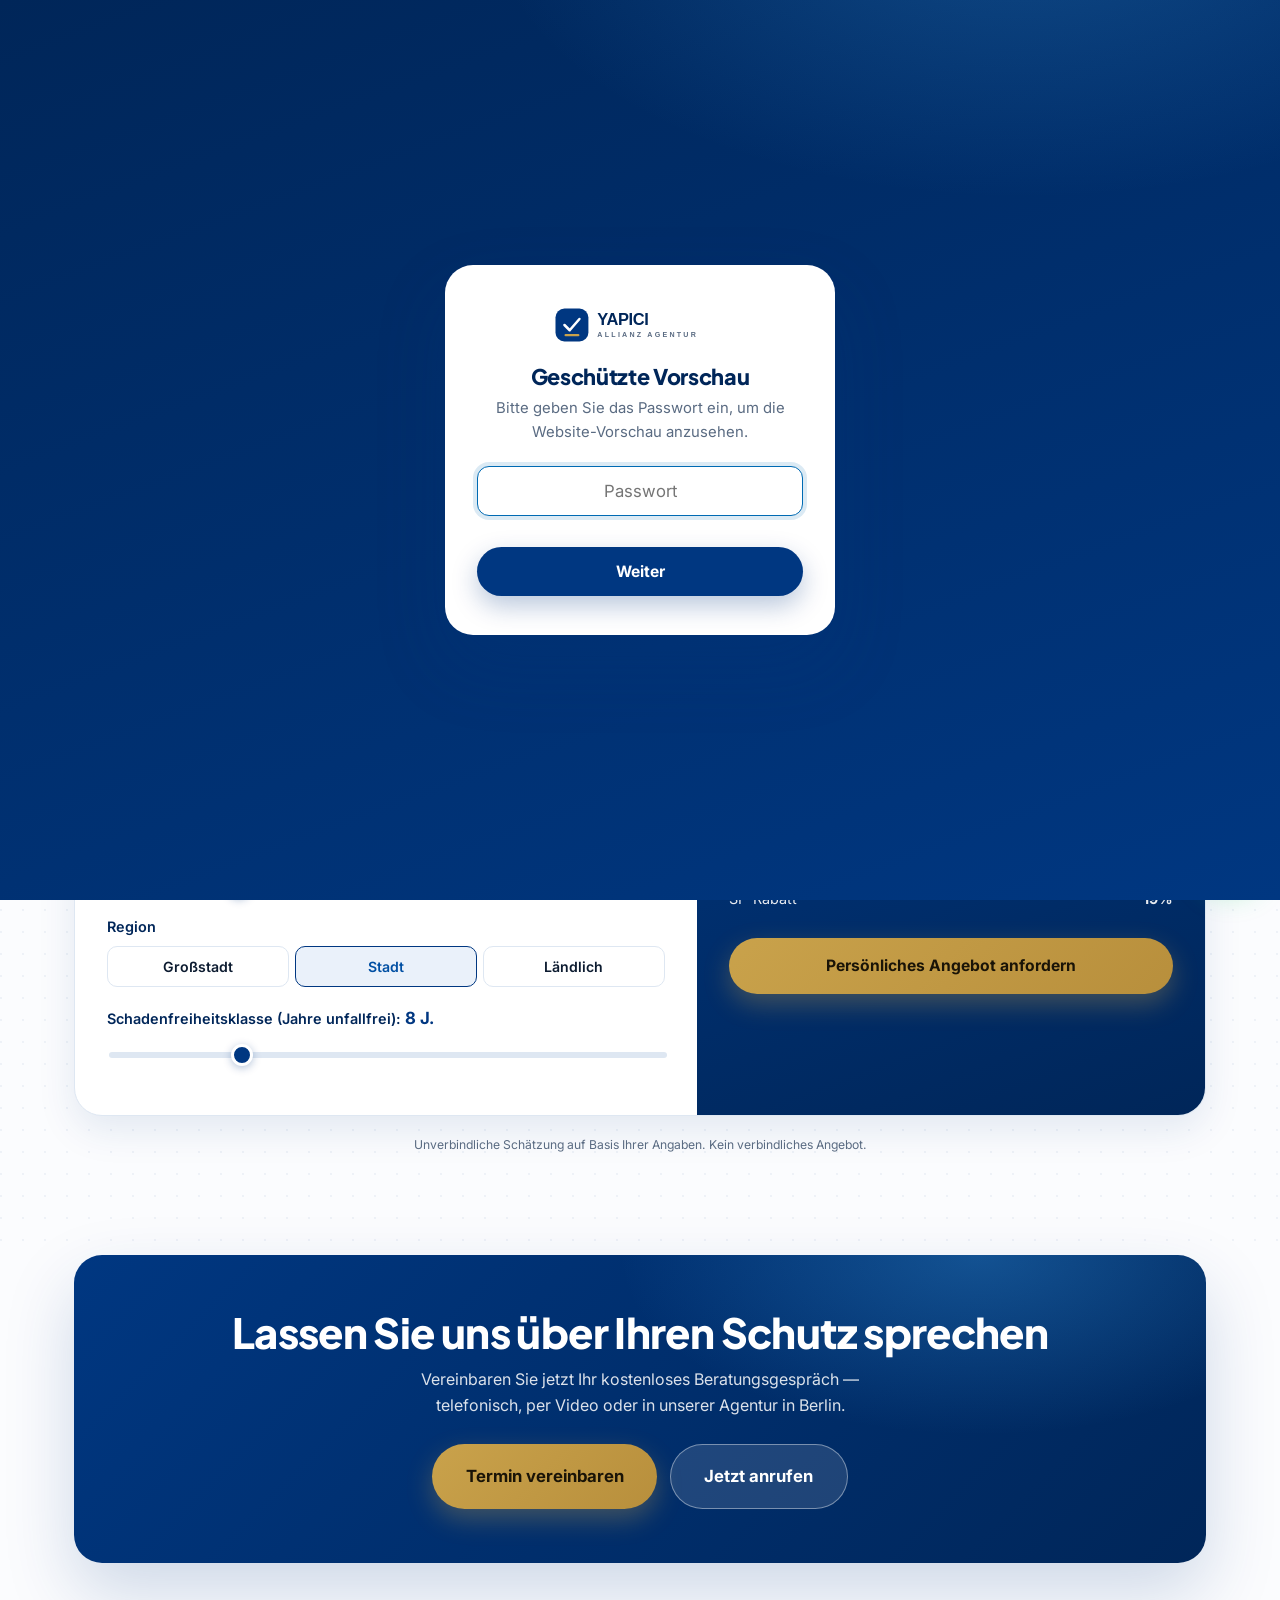
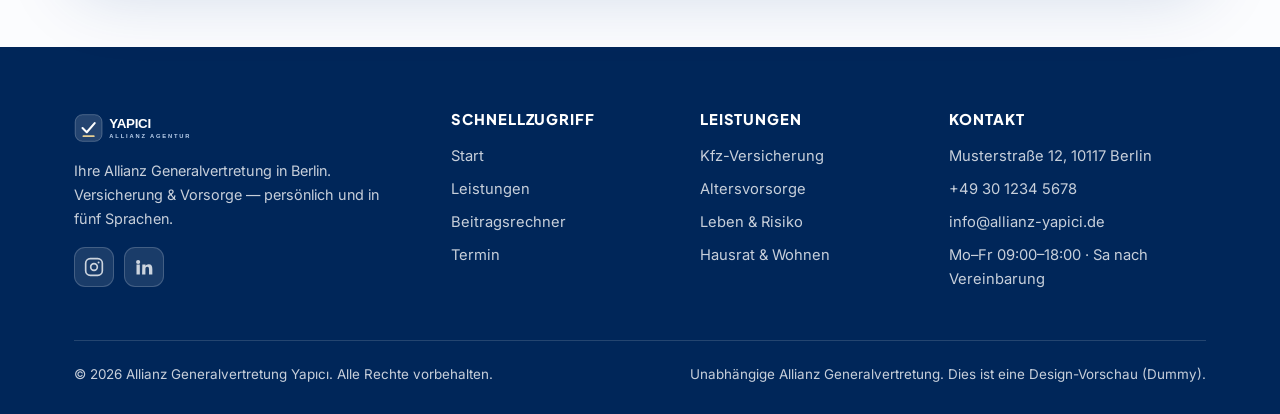
<file: rechner.html>
<!DOCTYPE html>
<html lang="de" dir="ltr">
<head>
<meta charset="UTF-8">
<meta name="viewport" content="width=device-width, initial-scale=1">
<title>Beitragsrechner — Allianz Agentur Yapıcı</title>
<link rel="icon" href="favicon.svg" type="image/svg+xml">
<link rel="stylesheet" href="styles.css">
</head>
<body>

<!-- HEADER -->
<header class="header">
  <nav class="nav container">
    <a class="brand" href="index.html"><img src="logo.svg" alt="Yapıcı Allianz"></a>
    <div class="nav__links" id="navLinks">
      <a href="index.html" data-i18n="nav.home"></a>
      <div class="nav__drop">
        <a href="leistungen.html" class="nav__droptoggle" data-i18n="nav.services"></a>
        <div class="nav__menu">
          <a href="kfz.html" data-i18n="svc.kfz.t"></a>
          <a href="haftpflicht.html" data-i18n="svc.haft.t"></a>
          <a href="leben.html" data-i18n="svc.leben.t"></a>
          <a href="hausrat.html" data-i18n="svc.hausrat.t"></a>
          <a href="kranken.html" data-i18n="svc.kranken.t"></a>
          <a href="altersvorsorge.html" data-i18n="svc.vorsorge.t"></a>
          <a href="rechtsschutz.html" data-i18n="svc.recht.t"></a>
          <a href="gewerbe.html" data-i18n="svc.gewerbe.t"></a>
        </div>
      </div>
      <a href="rechner.html" data-i18n="nav.calc"></a>
      <a href="ueber-uns.html" data-i18n="nav.about"></a>
      <a href="termin.html" data-i18n="nav.book"></a>
      <a href="kontakt.html" data-i18n="nav.contact"></a>
      <div class="nav__mobileextra">
        <div class="nav__sep"></div>
        <a class="nav__contact" data-href="tel"><svg width="18" height="18" viewBox="0 0 24 24" fill="none" stroke="currentColor" stroke-width="2" stroke-linecap="round" stroke-linejoin="round"><path d="M22 16.92v3a2 2 0 01-2.18 2 19.79 19.79 0 01-8.63-3.07 19.5 19.5 0 01-6-6 19.79 19.79 0 01-3.07-8.67A2 2 0 014.11 2h3a2 2 0 012 1.72c.13.96.36 1.9.7 2.81a2 2 0 01-.45 2.11L8.09 9.91a16 16 0 006 6l1.27-1.27a2 2 0 012.11-.45c.9.34 1.85.57 2.81.7A2 2 0 0122 16.92z"/></svg> <span data-bind="phone"></span></a>
        <a class="nav__contact" data-href="mail"><svg width="18" height="18" viewBox="0 0 24 24" fill="none" stroke="currentColor" stroke-width="2" stroke-linecap="round" stroke-linejoin="round"><rect x="2" y="4" width="20" height="16" rx="2"/><path d="M22 6l-10 7L2 6"/></svg> <span data-bind="email"></span></a>
        <div class="nav__social">
          <a data-href="instagram" target="_blank" rel="noopener" aria-label="Instagram"><svg width="20" height="20" viewBox="0 0 24 24" fill="none" stroke="currentColor" stroke-width="2" stroke-linecap="round" stroke-linejoin="round"><rect x="2" y="2" width="20" height="20" rx="5.5"/><circle cx="12" cy="12" r="4"/><circle cx="17.5" cy="6.5" r="1.2" fill="currentColor" stroke="none"/></svg></a>
          <a data-href="linkedin" target="_blank" rel="noopener" aria-label="LinkedIn"><svg width="20" height="20" viewBox="0 0 24 24" fill="currentColor"><path d="M4.98 3.5a2.5 2.5 0 11-.02 5 2.5 2.5 0 01.02-5zM3 9h4v12H3zM10 9h3.8v1.7h.05c.53-1 1.83-2.05 3.77-2.05C21 8.65 22 11 22 14.3V21h-4v-6c0-1.43-.03-3.27-2-3.27-2 0-2.3 1.56-2.3 3.17V21h-4z"/></svg></a>
        </div>
        <a class="btn btn--primary btn--block" href="termin.html" style="margin-top:.6rem" data-i18n="nav.cta"></a>
      </div>
    </div>
    <div class="nav__right">
      <div class="lang">
        <button class="lang__btn" aria-label="Language"><span class="flag">🇩🇪</span><span class="lang__cur">DE</span> ▾</button>
        <div class="lang__menu"></div>
      </div>
      <a class="btn btn--primary nav__cta" href="termin.html" data-i18n="nav.cta"></a>
      <button class="burger" aria-label="Menu"><span></span><span></span><span></span></button>
    </div>
  </nav>
</header>

<!-- PAGE HERO -->
<section class="phero phero--img" style="background-image:linear-gradient(160deg,rgba(7,30,74,.86),rgba(0,55,129,.70)),url('https://images.unsplash.com/photo-1467269204594-9661b134dd2b?ixlib=rb-4.0.3&auto=format&fit=crop&w=1700&q=80');background-size:cover;background-position:center">
  <div class="container">
    <div class="crumbs"><a href="index.html" data-i18n="nav.home"></a> · <span data-i18n="nav.calc"></span></div>
    <h1 data-i18n="p.calc.t"></h1>
    <p data-i18n="p.calc.s"></p>
  </div>
</section>

<!-- CALCULATOR -->
<section class="sec sec--pattern">
  <div class="container">
    <div class="calc reveal">
      <div class="calc__tabs">
        <button class="calc__tab active" data-tab="kfz"><svg width="18" height="18" viewBox="0 0 24 24" fill="none" stroke="currentColor" stroke-width="2" stroke-linecap="round" stroke-linejoin="round"><path d="M5 13l1.6-5.2A2 2 0 018.5 6.4h7A2 2 0 0117.4 7.8L19 13"/><path d="M3 13h18v5H3z"/><circle cx="7.5" cy="18" r="1.6"/><circle cx="16.5" cy="18" r="1.6"/></svg><span data-i18n="calc.tab.kfz"></span></button>
        <button class="calc__tab" data-tab="vorsorge"><svg width="18" height="18" viewBox="0 0 24 24" fill="none" stroke="currentColor" stroke-width="2" stroke-linecap="round" stroke-linejoin="round"><polyline points="3 17 9 11 13 15 21 7"/><polyline points="15 7 21 7 21 13"/></svg><span data-i18n="calc.tab.vorsorge"></span></button>
        <button class="calc__tab" data-tab="multi"><svg width="18" height="18" viewBox="0 0 24 24" fill="none" stroke="currentColor" stroke-width="2" stroke-linecap="round" stroke-linejoin="round"><path d="M9 11l3 3L22 4"/><path d="M21 12v7a2 2 0 01-2 2H5a2 2 0 01-2-2V5a2 2 0 012-2h11"/></svg><span data-i18n="calc.tab.multi"></span></button>
        <button class="calc__tab" data-tab="leben"><svg width="18" height="18" viewBox="0 0 24 24" fill="none" stroke="currentColor" stroke-width="2" stroke-linecap="round" stroke-linejoin="round"><path d="M20.8 4.6a5.5 5.5 0 00-7.8 0L12 5.7l-1-1.1a5.5 5.5 0 10-7.8 7.8L12 21l8.8-8.6a5.5 5.5 0 000-7.8z"/></svg><span data-i18n="calc.tab.leben"></span></button>
      </div>

      <!-- KFZ -->
      <div class="calc__pane active" data-pane="kfz">
        <div class="calc__body">
          <div class="calc__inputs">
            <div class="field">
              <label data-i18n="ck.vehicle"></label>
              <div class="seg" id="k-vehicle">
                <button data-val="small" data-i18n="ck.v.small"></button>
                <button data-val="mid" class="sel" data-i18n="ck.v.mid"></button>
                <button data-val="suv" data-i18n="ck.v.suv"></button>
                <button data-val="lux" data-i18n="ck.v.lux"></button>
              </div>
            </div>
            <div class="field">
              <label data-i18n="ck.cover"></label>
              <div class="seg" id="k-cover">
                <button data-val="haft" class="sel" data-i18n="ck.c.haft"></button>
                <button data-val="teil" data-i18n="ck.c.teil"></button>
                <button data-val="voll" data-i18n="ck.c.voll"></button>
              </div>
            </div>
            <div class="field">
              <label><span data-i18n="ck.age"></span>: <span class="range-val" id="k-age-v">35</span></label>
              <input class="range" type="range" id="k-age" min="18" max="80" value="35">
            </div>
            <div class="field">
              <label><span data-i18n="ck.km"></span>: <span class="range-val" id="k-km-v"></span></label>
              <input class="range" type="range" id="k-km" min="5000" max="50000" step="1000" value="15000">
            </div>
            <div class="field">
              <label data-i18n="ck.region"></label>
              <div class="seg" id="k-region">
                <button data-val="city" data-i18n="ck.r.city"></button>
                <button data-val="town" class="sel" data-i18n="ck.r.town"></button>
                <button data-val="rural" data-i18n="ck.r.rural"></button>
              </div>
            </div>
            <div class="field">
              <label><span data-i18n="ck.sfr"></span>: <span class="range-val" id="k-sfr-v">8</span></label>
              <input class="range" type="range" id="k-sfr" min="0" max="35" value="8">
            </div>
          </div>
          <div class="calc__result">
            <div class="lab" data-i18n="calc.result"></div>
            <div class="calc__big"><span id="k-amount">—</span> <small data-i18n="calc.permonth"></small></div>
            <div class="calc__bd">
              <div class="row"><span data-i18n="ck.bd.base"></span><b id="k-bd-base">—</b></div>
              <div class="row"><span data-i18n="ck.bd.cover"></span><b id="k-bd-cover">—</b></div>
              <div class="row"><span data-i18n="ck.bd.region"></span><b id="k-bd-region">—</b></div>
              <div class="row"><span data-i18n="ck.bd.sfr"></span><b id="k-bd-sfr">—</b></div>
            </div>
            <a class="btn btn--gold btn--block" href="termin.html" style="margin-top:1.4rem" data-i18n="calc.cta"></a>
          </div>
        </div>
      </div>

      <!-- VORSORGE -->
      <div class="calc__pane" data-pane="vorsorge">
        <div class="calc__body">
          <div class="calc__inputs">
            <div class="field">
              <label><span data-i18n="cv.age"></span>: <span class="range-val" id="v-age-v">35</span></label>
              <input class="range" type="range" id="v-age" min="18" max="63" value="35">
            </div>
            <div class="field">
              <label><span data-i18n="cv.retire"></span>: <span class="range-val" id="v-retire-v">67</span></label>
              <input class="range" type="range" id="v-retire" min="60" max="70" value="67">
            </div>
            <div class="field">
              <label data-i18n="cv.income"></label>
              <input class="input" type="number" id="v-income" value="2500" min="0" step="100">
            </div>
            <div class="field">
              <label data-i18n="cv.saved"></label>
              <input class="input" type="number" id="v-saved" value="5000" min="0" step="500">
            </div>
          </div>
          <div class="calc__result">
            <div class="lab" data-i18n="cv.result"></div>
            <div class="calc__big"><span id="v-amount">—</span> <small data-i18n="calc.permonth"></small></div>
            <div class="calc__sub"><span data-i18n="cv.gap"></span>: <b id="v-gap">—</b> <span data-i18n="calc.permonth"></span></div>
            <div class="calc__bd">
              <div class="row"><span data-i18n="cv.bd.years"></span><b id="v-bd-years">—</b></div>
              <div class="row"><span data-i18n="cv.bd.target"></span><b id="v-bd-target">—</b></div>
              <div class="row"><span data-i18n="cv.bd.state"></span><b id="v-bd-state">—</b></div>
              <div class="row"><span data-i18n="cv.bd.gap"></span><b id="v-bd-gap">—</b></div>
            </div>
            <a class="btn btn--gold btn--block" href="termin.html" style="margin-top:1.4rem" data-i18n="calc.cta"></a>
          </div>
        </div>
      </div>

      <!-- MULTI -->
      <div class="calc__pane" data-pane="multi">
        <div class="calc__body">
          <div class="calc__inputs">
            <p class="form__note" style="margin-bottom:1.3rem" data-i18n="cm.intro"></p>
            <div class="field">
              <label data-i18n="cm.q1"></label>
              <div class="seg" id="m-car"><button data-val="yes" class="sel" data-i18n="cm.yes"></button><button data-val="no" data-i18n="cm.no"></button></div>
            </div>
            <div class="field">
              <label data-i18n="cm.q2"></label>
              <div class="seg" id="m-house"><button data-val="rent" class="sel" data-i18n="cm.rent"></button><button data-val="own" data-i18n="cm.own"></button></div>
            </div>
            <div class="field">
              <label data-i18n="cm.q3"></label>
              <div class="seg" id="m-family"><button data-val="yes" class="sel" data-i18n="cm.yes"></button><button data-val="no" data-i18n="cm.no"></button></div>
            </div>
            <div class="field">
              <label data-i18n="cm.q4"></label>
              <div class="seg" id="m-self"><button data-val="yes" data-i18n="cm.yes"></button><button data-val="no" class="sel" data-i18n="cm.no"></button></div>
            </div>
          </div>
          <div class="calc__result">
            <div class="lab" data-i18n="cm.result"></div>
            <div class="calc__big"><span id="m-count">—</span></div>
            <div class="calc__sub" data-i18n="cm.reco"></div>
            <div id="m-reco" style="margin-top:.4rem"></div>
            <a class="btn btn--gold btn--block" href="termin.html" style="margin-top:1.4rem" data-i18n="calc.cta"></a>
          </div>
        </div>
      </div>

      <!-- LEBEN -->
      <div class="calc__pane" data-pane="leben">
        <div class="calc__body">
          <div class="calc__inputs">
            <div class="field">
              <label data-i18n="cl.income"></label>
              <input class="input" type="number" id="l-income" value="30000" min="0" step="1000">
            </div>
            <div class="field">
              <label><span data-i18n="cl.years"></span>: <span class="range-val" id="l-years-v">15</span></label>
              <input class="range" type="range" id="l-years" min="5" max="25" value="15">
            </div>
            <div class="field">
              <label data-i18n="cl.debts"></label>
              <input class="input" type="number" id="l-debts" value="50000" min="0" step="1000">
            </div>
            <div class="field">
              <label><span data-i18n="cl.children"></span>: <span class="range-val" id="l-children-v">2</span></label>
              <input class="range" type="range" id="l-children" min="0" max="6" value="2">
            </div>
          </div>
          <div class="calc__result">
            <div class="lab" data-i18n="cl.result"></div>
            <div class="calc__big" id="l-amount">—</div>
            <div class="calc__bd">
              <div class="row"><span data-i18n="cl.bd.income"></span><b id="l-bd-income">—</b></div>
              <div class="row"><span data-i18n="cl.bd.debts"></span><b id="l-bd-debts">—</b></div>
              <div class="row"><span data-i18n="cl.bd.kids"></span><b id="l-bd-kids">—</b></div>
            </div>
            <a class="btn btn--gold btn--block" href="termin.html" style="margin-top:1.4rem" data-i18n="calc.cta"></a>
          </div>
        </div>
      </div>
    </div>
    <p class="calc__disclaim center" style="margin-top:1.2rem" data-i18n="calc.disclaim"></p>
  </div>
</section>

<!-- CTA -->
<section class="sec" style="padding-top:0">
  <div class="container">
    <div class="ctaband reveal">
      <h2 data-i18n="cta.title"></h2>
      <p data-i18n="cta.text"></p>
      <div class="btn-row">
        <a class="btn btn--gold btn--lg" href="termin.html" data-i18n="cta.btn1"></a>
        <a class="btn btn--ghost btn--lg" data-href="tel" data-i18n="cta.btn2"></a>
      </div>
    </div>
  </div>
</section>

<!-- FOOTER -->
<footer class="footer">
  <div class="container">
    <div class="footer__grid">
      <div class="footer__brand"><img src="logo-light.svg" alt="Yapıcı Allianz"><p data-i18n="footer.tag"></p>
        <div class="social"><a data-href="instagram" target="_blank" rel="noopener" aria-label="Instagram"><svg width="20" height="20" viewBox="0 0 24 24" fill="none" stroke="currentColor" stroke-width="2" stroke-linecap="round" stroke-linejoin="round"><rect x="2" y="2" width="20" height="20" rx="5.5"/><circle cx="12" cy="12" r="4"/><circle cx="17.5" cy="6.5" r="1.2" fill="currentColor" stroke="none"/></svg></a><a data-href="linkedin" target="_blank" rel="noopener" aria-label="LinkedIn"><svg width="20" height="20" viewBox="0 0 24 24" fill="currentColor"><path d="M4.98 3.5a2.5 2.5 0 11-.02 5 2.5 2.5 0 01.02-5zM3 9h4v12H3zM10 9h3.8v1.7h.05c.53-1 1.83-2.05 3.77-2.05C21 8.65 22 11 22 14.3V21h-4v-6c0-1.43-.03-3.27-2-3.27-2 0-2.3 1.56-2.3 3.17V21h-4z"/></svg></a></div></div>
      <div><h4 data-i18n="footer.quick"></h4><ul>
        <li><a href="index.html" data-i18n="nav.home"></a></li>
        <li><a href="leistungen.html" data-i18n="nav.services"></a></li>
        <li><a href="rechner.html" data-i18n="nav.calc"></a></li>
        <li><a href="termin.html" data-i18n="nav.book"></a></li>
      </ul></div>
      <div><h4 data-i18n="footer.services"></h4><ul>
        <li><a href="kfz.html" data-i18n="svc.kfz.t"></a></li>
        <li><a href="altersvorsorge.html" data-i18n="svc.vorsorge.t"></a></li>
        <li><a href="leben.html" data-i18n="svc.leben.t"></a></li>
        <li><a href="hausrat.html" data-i18n="svc.hausrat.t"></a></li>
      </ul></div>
      <div><h4 data-i18n="footer.contact"></h4><ul>
        <li data-bind="address"></li>
        <li><a data-href="tel" data-bind="phone"></a></li>
        <li><a data-href="mail" data-bind="email"></a></li>
        <li data-bind="hours"></li>
      </ul></div>
    </div>
    <div class="footer__bottom">
      <span>© <span data-year></span> <span data-bind="agency"></span>. <span data-i18n="footer.rights"></span></span>
      <span data-i18n="footer.legalnote"></span>
    </div>
  </div>
</footer>

<a class="wa-float" data-href="wa" target="_blank" rel="noopener" aria-label="WhatsApp">
  <svg width="28" height="28" viewBox="0 0 24 24" fill="currentColor"><path d="M.05 24l1.69-6.16a11.87 11.87 0 01-1.6-5.94C.14 5.34 5.5 0 12.08 0a11.82 11.82 0 018.42 3.49 11.82 11.82 0 013.49 8.42c0 6.57-5.35 11.92-11.92 11.92a11.9 11.9 0 01-5.7-1.45L.05 24zM6.6 20.13c1.68.99 3.27 1.59 5.48 1.59 5.46 0 9.91-4.44 9.91-9.91 0-5.48-4.43-9.91-9.9-9.91-5.48 0-9.91 4.43-9.91 9.91 0 2.3.67 4.02 1.8 5.83l-1 3.65 3.62-1.16zM17.9 14.6c-.07-.12-.27-.2-.57-.35-.3-.15-1.76-.87-2.03-.97-.27-.1-.47-.15-.67.15-.2.3-.77.97-.94 1.16-.17.2-.35.22-.65.07-.3-.15-1.26-.46-2.4-1.48-.88-.79-1.48-1.76-1.65-2.06-.17-.3-.02-.46.13-.61.13-.13.3-.35.45-.52.15-.17.2-.3.3-.5.1-.2.05-.37-.02-.52-.07-.15-.67-1.61-.92-2.21-.24-.58-.49-.5-.67-.51l-.57-.01c-.2 0-.52.07-.8.37-.27.3-1.04 1.02-1.04 2.48 0 1.46 1.07 2.87 1.22 3.07.15.2 2.1 3.2 5.08 4.49.71.31 1.26.49 1.69.62.71.23 1.36.2 1.87.12.57-.09 1.76-.72 2-1.41.25-.69.25-1.28.17-1.41z"/></svg>
</a>

<script src="i18n.js"></script>
<script src="app.js"></script>
<script src="calc.js"></script>
</body>
</html>
</file>
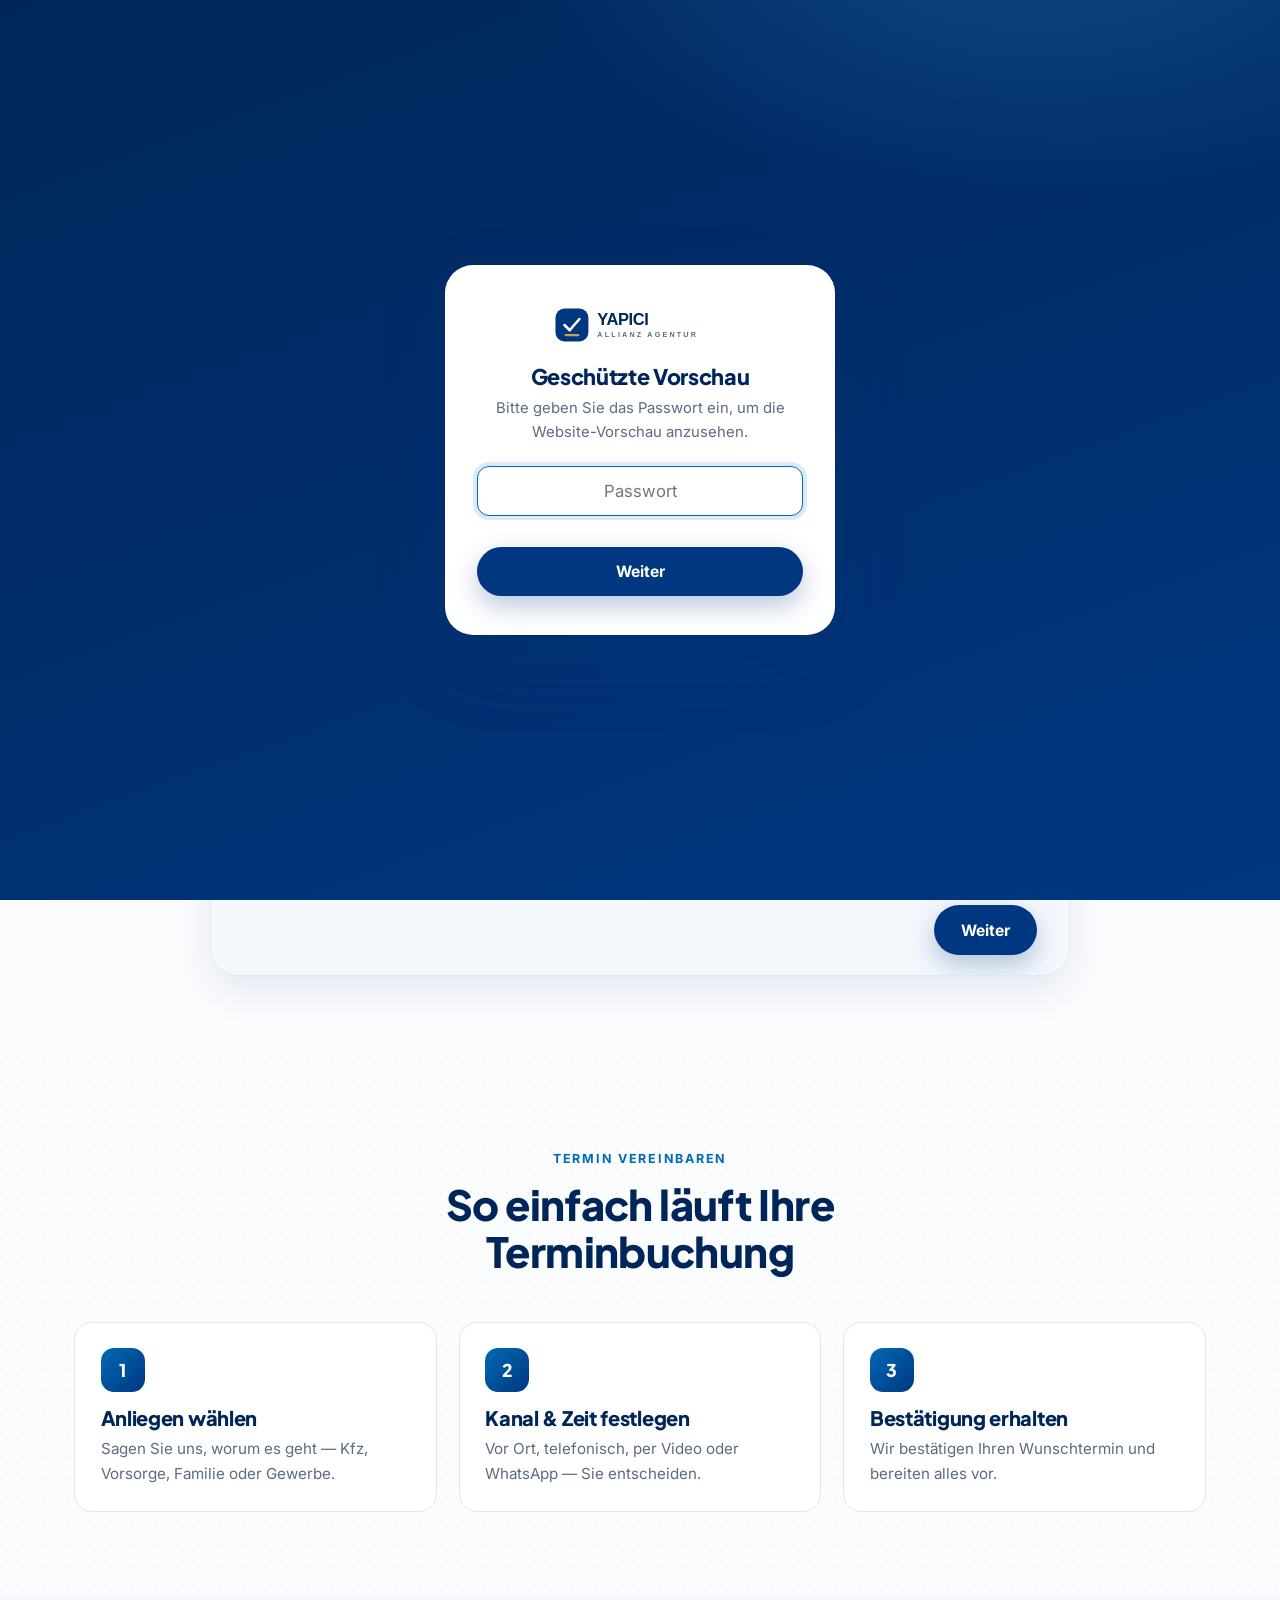
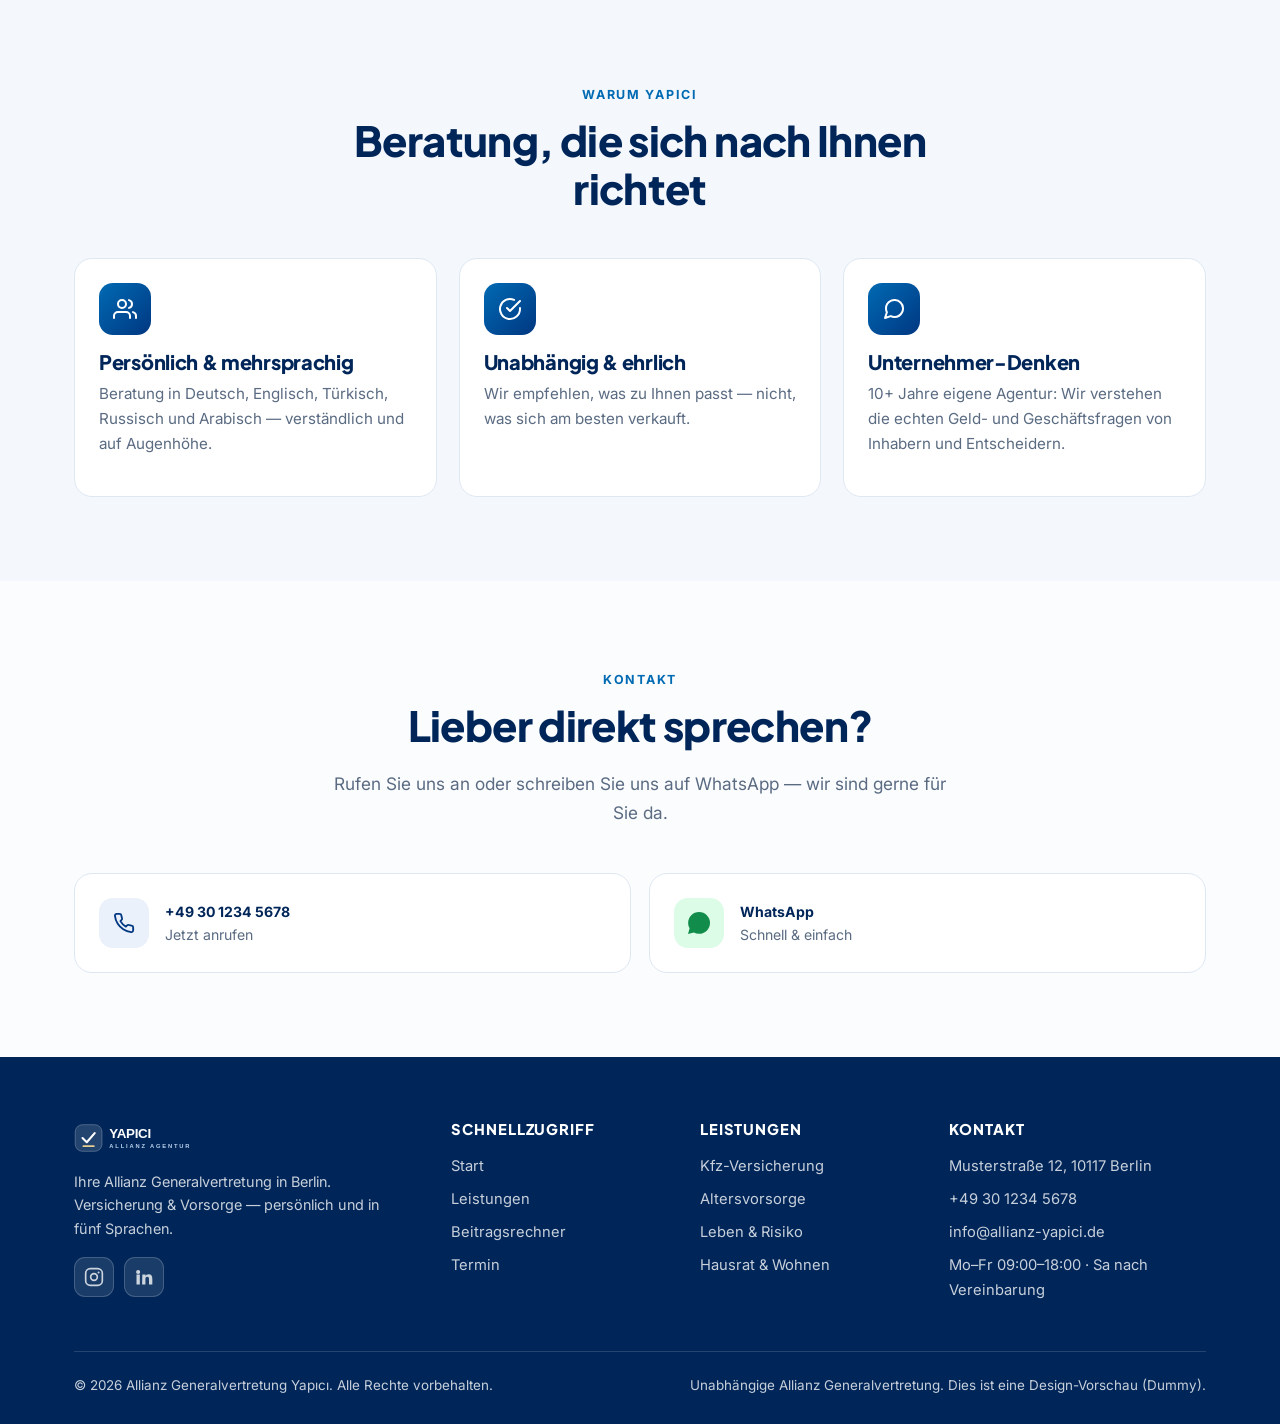
<file: termin.html>
<!DOCTYPE html>
<html lang="de" dir="ltr">
<head>
<meta charset="UTF-8">
<meta name="viewport" content="width=device-width, initial-scale=1">
<title>Termin vereinbaren — Allianz Agentur Yapıcı</title>
<link rel="icon" href="favicon.svg" type="image/svg+xml">
<link rel="stylesheet" href="styles.css">
</head>
<body>

<header class="header">
  <nav class="nav container">
    <a class="brand" href="index.html"><img src="logo.svg" alt="Yapıcı Allianz"></a>
    <div class="nav__links" id="navLinks">
      <a href="index.html" data-i18n="nav.home"></a>
      <div class="nav__drop">
        <a href="leistungen.html" class="nav__droptoggle" data-i18n="nav.services"></a>
        <div class="nav__menu">
          <a href="kfz.html" data-i18n="svc.kfz.t"></a>
          <a href="haftpflicht.html" data-i18n="svc.haft.t"></a>
          <a href="leben.html" data-i18n="svc.leben.t"></a>
          <a href="hausrat.html" data-i18n="svc.hausrat.t"></a>
          <a href="kranken.html" data-i18n="svc.kranken.t"></a>
          <a href="altersvorsorge.html" data-i18n="svc.vorsorge.t"></a>
          <a href="rechtsschutz.html" data-i18n="svc.recht.t"></a>
          <a href="gewerbe.html" data-i18n="svc.gewerbe.t"></a>
        </div>
      </div>
      <a href="rechner.html" data-i18n="nav.calc"></a>
      <a href="ueber-uns.html" data-i18n="nav.about"></a>
      <a href="termin.html" data-i18n="nav.book"></a>
      <a href="kontakt.html" data-i18n="nav.contact"></a>
      <div class="nav__mobileextra">
        <div class="nav__sep"></div>
        <a class="nav__contact" data-href="tel"><svg width="18" height="18" viewBox="0 0 24 24" fill="none" stroke="currentColor" stroke-width="2" stroke-linecap="round" stroke-linejoin="round"><path d="M22 16.92v3a2 2 0 01-2.18 2 19.79 19.79 0 01-8.63-3.07 19.5 19.5 0 01-6-6 19.79 19.79 0 01-3.07-8.67A2 2 0 014.11 2h3a2 2 0 012 1.72c.13.96.36 1.9.7 2.81a2 2 0 01-.45 2.11L8.09 9.91a16 16 0 006 6l1.27-1.27a2 2 0 012.11-.45c.9.34 1.85.57 2.81.7A2 2 0 0122 16.92z"/></svg> <span data-bind="phone"></span></a>
        <a class="nav__contact" data-href="mail"><svg width="18" height="18" viewBox="0 0 24 24" fill="none" stroke="currentColor" stroke-width="2" stroke-linecap="round" stroke-linejoin="round"><rect x="2" y="4" width="20" height="16" rx="2"/><path d="M22 6l-10 7L2 6"/></svg> <span data-bind="email"></span></a>
        <div class="nav__social">
          <a data-href="instagram" target="_blank" rel="noopener" aria-label="Instagram"><svg width="20" height="20" viewBox="0 0 24 24" fill="none" stroke="currentColor" stroke-width="2" stroke-linecap="round" stroke-linejoin="round"><rect x="2" y="2" width="20" height="20" rx="5.5"/><circle cx="12" cy="12" r="4"/><circle cx="17.5" cy="6.5" r="1.2" fill="currentColor" stroke="none"/></svg></a>
          <a data-href="linkedin" target="_blank" rel="noopener" aria-label="LinkedIn"><svg width="20" height="20" viewBox="0 0 24 24" fill="currentColor"><path d="M4.98 3.5a2.5 2.5 0 11-.02 5 2.5 2.5 0 01.02-5zM3 9h4v12H3zM10 9h3.8v1.7h.05c.53-1 1.83-2.05 3.77-2.05C21 8.65 22 11 22 14.3V21h-4v-6c0-1.43-.03-3.27-2-3.27-2 0-2.3 1.56-2.3 3.17V21h-4z"/></svg></a>
        </div>
        <a class="btn btn--primary btn--block" href="termin.html" style="margin-top:.6rem" data-i18n="nav.cta"></a>
      </div>
    </div>
    <div class="nav__right">
      <div class="lang"><button class="lang__btn" aria-label="Language"><span class="flag">🇩🇪</span><span class="lang__cur">DE</span> ▾</button><div class="lang__menu"></div></div>
      <a class="btn btn--primary nav__cta" href="termin.html" data-i18n="nav.cta"></a>
      <button class="burger" aria-label="Menu"><span></span><span></span><span></span></button>
    </div>
  </nav>
</header>

<section class="phero phero--img" style="background-image:linear-gradient(160deg,rgba(7,30,74,.86),rgba(0,55,129,.70)),url('https://images.unsplash.com/photo-1745878136928-d1b3c10afc35?ixlib=rb-4.0.3&auto=format&fit=crop&w=1700&q=80');background-size:cover;background-position:center">
  <div class="container">
    <div class="crumbs"><a href="index.html" data-i18n="nav.home"></a> · <span data-i18n="nav.book"></span></div>
    <h1 data-i18n="p.book.t"></h1>
    <p data-i18n="p.book.s"></p>
  </div>
</section>

<section class="sec">
  <div class="container">
    <div class="wizard reveal">
      <div class="wizard__bar">
        <div class="wstep active"><div class="num">1</div><span data-i18n="book.s1"></span></div>
        <div class="wstep"><div class="num">2</div><span data-i18n="book.s2"></span></div>
        <div class="wstep"><div class="num">3</div><span data-i18n="book.s3"></span></div>
        <div class="wstep"><div class="num">4</div><span data-i18n="book.s4"></span></div>
      </div>

      <div class="wizard__body">
        <!-- STEP 0: service -->
        <div class="wpane" data-step="0">
          <h3 data-i18n="book.step1.t"></h3>
          <div class="opts" data-grp="service">
            <div class="opt" data-i18nkey="book.svc.kfz"><div class="ic"><svg width="20" height="20" viewBox="0 0 24 24" fill="none" stroke="currentColor" stroke-width="2" stroke-linecap="round" stroke-linejoin="round"><path d="M5 13l1.6-5.2A2 2 0 018.5 6.4h7A2 2 0 0117.4 7.8L19 13"/><path d="M3 13h18v5H3z"/><circle cx="7.5" cy="18" r="1.6"/><circle cx="16.5" cy="18" r="1.6"/></svg></div><div><b data-i18n="book.svc.kfz"></b></div></div>
            <div class="opt" data-i18nkey="book.svc.vorsorge"><div class="ic"><svg width="20" height="20" viewBox="0 0 24 24" fill="none" stroke="currentColor" stroke-width="2" stroke-linecap="round" stroke-linejoin="round"><polyline points="3 17 9 11 13 15 21 7"/><polyline points="15 7 21 7 21 13"/></svg></div><div><b data-i18n="book.svc.vorsorge"></b></div></div>
            <div class="opt" data-i18nkey="book.svc.leben"><div class="ic"><svg width="20" height="20" viewBox="0 0 24 24" fill="none" stroke="currentColor" stroke-width="2" stroke-linecap="round" stroke-linejoin="round"><path d="M20.8 4.6a5.5 5.5 0 00-7.8 0L12 5.7l-1-1.1a5.5 5.5 0 10-7.8 7.8L12 21l8.8-8.6a5.5 5.5 0 000-7.8z"/></svg></div><div><b data-i18n="book.svc.leben"></b></div></div>
            <div class="opt" data-i18nkey="book.svc.hausrat"><div class="ic"><svg width="20" height="20" viewBox="0 0 24 24" fill="none" stroke="currentColor" stroke-width="2" stroke-linecap="round" stroke-linejoin="round"><path d="M3 9l9-7 9 7v11a2 2 0 01-2 2H5a2 2 0 01-2-2z"/><path d="M9 22V12h6v10"/></svg></div><div><b data-i18n="book.svc.hausrat"></b></div></div>
            <div class="opt" data-i18nkey="book.svc.gewerbe"><div class="ic"><svg width="20" height="20" viewBox="0 0 24 24" fill="none" stroke="currentColor" stroke-width="2" stroke-linecap="round" stroke-linejoin="round"><rect x="3" y="7" width="18" height="13" rx="2"/><path d="M8 7V5a2 2 0 012-2h4a2 2 0 012 2v2"/></svg></div><div><b data-i18n="book.svc.gewerbe"></b></div></div>
            <div class="opt" data-i18nkey="book.svc.other"><div class="ic"><svg width="20" height="20" viewBox="0 0 24 24" fill="none" stroke="currentColor" stroke-width="2" stroke-linecap="round" stroke-linejoin="round"><circle cx="12" cy="12" r="10"/><path d="M9.1 9a3 3 0 015.8 1c0 2-3 3-3 3"/><path d="M12 17h.01"/></svg></div><div><b data-i18n="book.svc.other"></b></div></div>
          </div>
        </div>

        <!-- STEP 1: channel -->
        <div class="wpane" data-step="1">
          <h3 data-i18n="book.step2.t"></h3>
          <div class="opts" data-grp="channel">
            <div class="opt" data-i18nkey="book.ch.office"><div class="ic"><svg width="20" height="20" viewBox="0 0 24 24" fill="none" stroke="currentColor" stroke-width="2" stroke-linecap="round" stroke-linejoin="round"><path d="M3 21h18"/><path d="M5 21V7l8-4v18"/><path d="M19 21V11l-6-4"/></svg></div><div><b data-i18n="book.ch.office"></b><span data-i18n="book.ch.office.s"></span></div></div>
            <div class="opt" data-i18nkey="book.ch.phone"><div class="ic"><svg width="20" height="20" viewBox="0 0 24 24" fill="none" stroke="currentColor" stroke-width="2" stroke-linecap="round" stroke-linejoin="round"><path d="M22 16.92v3a2 2 0 01-2.18 2 19.79 19.79 0 01-8.63-3.07 19.5 19.5 0 01-6-6 19.79 19.79 0 01-3.07-8.67A2 2 0 014.11 2h3a2 2 0 012 1.72c.13.96.36 1.9.7 2.81a2 2 0 01-.45 2.11L8.09 9.91a16 16 0 006 6l1.27-1.27a2 2 0 012.11-.45c.9.34 1.85.57 2.81.7A2 2 0 0122 16.92z"/></svg></div><div><b data-i18n="book.ch.phone"></b><span data-i18n="book.ch.phone.s"></span></div></div>
            <div class="opt" data-i18nkey="book.ch.video"><div class="ic"><svg width="20" height="20" viewBox="0 0 24 24" fill="none" stroke="currentColor" stroke-width="2" stroke-linecap="round" stroke-linejoin="round"><polygon points="23 7 16 12 23 17 23 7"/><rect x="1" y="5" width="15" height="14" rx="2"/></svg></div><div><b data-i18n="book.ch.video"></b><span data-i18n="book.ch.video.s"></span></div></div>
            <div class="opt" data-i18nkey="book.ch.wa"><div class="ic"><svg width="20" height="20" viewBox="0 0 24 24" fill="currentColor"><path d="M.05 24l1.69-6.16a11.87 11.87 0 01-1.6-5.94C.14 5.34 5.5 0 12.08 0a11.82 11.82 0 018.42 3.49 11.82 11.82 0 013.49 8.42c0 6.57-5.35 11.92-11.92 11.92a11.9 11.9 0 01-5.7-1.45L.05 24z"/></svg></div><div><b data-i18n="book.ch.wa"></b><span data-i18n="book.ch.wa.s"></span></div></div>
          </div>
        </div>

        <!-- STEP 2: date/time -->
        <div class="wpane" data-step="2">
          <h3 data-i18n="book.step3.t"></h3>
          <div class="field">
            <label data-i18n="book.date"></label>
            <input class="input" type="date" id="bk-date">
          </div>
          <div class="field">
            <label data-i18n="book.time"></label>
            <div class="slots">
              <button class="slot" data-val="09:00">09:00</button>
              <button class="slot" data-val="10:30">10:30</button>
              <button class="slot" data-val="13:00">13:00</button>
              <button class="slot" data-val="14:30">14:30</button>
              <button class="slot" data-val="16:00">16:00</button>
              <button class="slot" data-val="17:30">17:30</button>
            </div>
          </div>
        </div>

        <!-- STEP 3: details -->
        <div class="wpane" data-step="3">
          <h3 data-i18n="book.step4.t"></h3>
          <div class="form__row">
            <div class="field"><label data-i18n="book.name"></label><input class="input" id="bk-name" type="text"></div>
            <div class="field"><label data-i18n="book.phone"></label><input class="input" id="bk-phone" type="tel"></div>
          </div>
          <div class="form__row">
            <div class="field"><label data-i18n="book.email"></label><input class="input" id="bk-email" type="email"></div>
            <div class="field"><label data-i18n="book.lang"></label>
              <select class="input" id="bk-lang">
                <option value="de">Deutsch</option><option value="tr">Türkçe</option>
                <option value="ru">Русский</option><option value="ar">العربية</option>
              </select>
            </div>
          </div>
          <div class="field"><label data-i18n="book.msg"></label><textarea class="input" id="bk-msg"></textarea></div>
        </div>

        <!-- STEP 4: done -->
        <div class="wpane" data-step="4">
          <div class="wizard__done">
            <div class="big-ic"><svg width="34" height="34" viewBox="0 0 24 24" fill="none" stroke="currentColor" stroke-width="3" stroke-linecap="round" stroke-linejoin="round"><polyline points="20 6 9 17 4 12"/></svg></div>
            <h3 data-i18n="book.done.t"></h3>
            <p class="muted" data-i18n="book.done.s"></p>
            <div class="summary" id="bk-summary"></div>
            <button class="btn btn--outline js-restart" style="margin-top:1.4rem" data-i18n="book.done.new"></button>
          </div>
        </div>
      </div>

      <div class="wizard__foot">
        <button class="btn btn--outline js-back" data-i18n="book.back"></button>
        <button class="btn btn--primary js-next" data-i18n="book.next"></button>
      </div>
    </div>
  </div>
</section>

<section class="sec sec--pattern">
  <div class="container">
    <div class="sec__head center reveal"><span class="kicker" data-i18n="book.title"></span><h2 data-i18n="tm.how.t"></h2></div>
    <div class="steps reveal">
      <div class="step"><div class="step__n">1</div><h3 data-i18n="tm.s1.t"></h3><p data-i18n="tm.s1.p"></p></div>
      <div class="step"><div class="step__n">2</div><h3 data-i18n="tm.s2.t"></h3><p data-i18n="tm.s2.p"></p></div>
      <div class="step"><div class="step__n">3</div><h3 data-i18n="tm.s3.t"></h3><p data-i18n="tm.s3.p"></p></div>
    </div>
  </div>
</section>

<section class="sec sec--tint">
  <div class="container">
    <div class="sec__head center reveal"><span class="kicker" data-i18n="why.kicker"></span><h2 data-i18n="why.title"></h2></div>
    <div class="cards reveal">
      <article class="card"><div class="card__ic"><svg width="24" height="24" viewBox="0 0 24 24" fill="none" stroke="currentColor" stroke-width="2" stroke-linecap="round" stroke-linejoin="round"><path d="M17 21v-2a4 4 0 00-4-4H5a4 4 0 00-4 4v2"/><circle cx="9" cy="7" r="4"/><path d="M23 21v-2a4 4 0 00-3-3.87"/><path d="M16 3.13a4 4 0 010 7.75"/></svg></div><h3 data-i18n="why.1.t"></h3><p data-i18n="why.1.p"></p></article>
      <article class="card"><div class="card__ic"><svg width="24" height="24" viewBox="0 0 24 24" fill="none" stroke="currentColor" stroke-width="2" stroke-linecap="round" stroke-linejoin="round"><path d="M22 11.08V12a10 10 0 11-5.93-9.14"/><polyline points="22 4 12 14.01 9 11.01"/></svg></div><h3 data-i18n="why.2.t"></h3><p data-i18n="why.2.p"></p></article>
      <article class="card"><div class="card__ic"><svg width="24" height="24" viewBox="0 0 24 24" fill="none" stroke="currentColor" stroke-width="2" stroke-linecap="round" stroke-linejoin="round"><path d="M21 11.5a8.38 8.38 0 01-.9 3.8 8.5 8.5 0 01-7.6 4.7 8.38 8.38 0 01-3.8-.9L3 21l1.9-5.7a8.38 8.38 0 01-.9-3.8 8.5 8.5 0 014.7-7.6 8.38 8.38 0 013.8-.9h.5a8.48 8.48 0 018 8v.5z"/></svg></div><h3 data-i18n="why.3.t"></h3><p data-i18n="why.3.p"></p></article>
    </div>
  </div>
</section>

<section class="sec">
  <div class="container">
    <div class="sec__head center reveal"><span class="kicker" data-i18n="contact.kicker"></span><h2 data-i18n="tm.alt.t"></h2><p data-i18n="tm.alt.p"></p></div>
    <div class="splitband reveal">
      <a class="splitcard" data-href="tel"><span class="ic"><svg width="22" height="22" viewBox="0 0 24 24" fill="none" stroke="currentColor" stroke-width="2" stroke-linecap="round" stroke-linejoin="round"><path d="M22 16.92v3a2 2 0 01-2.18 2 19.79 19.79 0 01-8.63-3.07 19.5 19.5 0 01-6-6 19.79 19.79 0 01-3.07-8.67A2 2 0 014.11 2h3a2 2 0 012 1.72c.13.96.36 1.9.7 2.81a2 2 0 01-.45 2.11L8.09 9.91a16 16 0 006 6l1.27-1.27a2 2 0 012.11-.45c.9.34 1.85.57 2.81.7A2 2 0 0122 16.92z"/></svg></span><span><b data-bind="phone"></b><span data-i18n="common.callnow"></span></span></a>
      <a class="splitcard" data-href="wa" target="_blank" rel="noopener"><span class="ic" style="background:#dcfce7;color:#128C4A"><svg width="22" height="22" viewBox="0 0 24 24" fill="currentColor"><path d="M.05 24l1.69-6.16a11.87 11.87 0 01-1.6-5.94C.14 5.34 5.5 0 12.08 0a11.82 11.82 0 018.42 3.49 11.82 11.82 0 013.49 8.42c0 6.57-5.35 11.92-11.92 11.92a11.9 11.9 0 01-5.7-1.45L.05 24z"/></svg></span><span><b data-i18n="common.whatsapp"></b><span data-i18n="book.ch.wa.s"></span></span></a>
    </div>
  </div>
</section>

<footer class="footer">
  <div class="container">
    <div class="footer__grid">
      <div class="footer__brand"><img src="logo-light.svg" alt="Yapıcı Allianz"><p data-i18n="footer.tag"></p>
        <div class="social"><a data-href="instagram" target="_blank" rel="noopener" aria-label="Instagram"><svg width="20" height="20" viewBox="0 0 24 24" fill="none" stroke="currentColor" stroke-width="2" stroke-linecap="round" stroke-linejoin="round"><rect x="2" y="2" width="20" height="20" rx="5.5"/><circle cx="12" cy="12" r="4"/><circle cx="17.5" cy="6.5" r="1.2" fill="currentColor" stroke="none"/></svg></a><a data-href="linkedin" target="_blank" rel="noopener" aria-label="LinkedIn"><svg width="20" height="20" viewBox="0 0 24 24" fill="currentColor"><path d="M4.98 3.5a2.5 2.5 0 11-.02 5 2.5 2.5 0 01.02-5zM3 9h4v12H3zM10 9h3.8v1.7h.05c.53-1 1.83-2.05 3.77-2.05C21 8.65 22 11 22 14.3V21h-4v-6c0-1.43-.03-3.27-2-3.27-2 0-2.3 1.56-2.3 3.17V21h-4z"/></svg></a></div></div>
      <div><h4 data-i18n="footer.quick"></h4><ul>
        <li><a href="index.html" data-i18n="nav.home"></a></li>
        <li><a href="leistungen.html" data-i18n="nav.services"></a></li>
        <li><a href="rechner.html" data-i18n="nav.calc"></a></li>
        <li><a href="termin.html" data-i18n="nav.book"></a></li>
      </ul></div>
      <div><h4 data-i18n="footer.services"></h4><ul>
        <li><a href="kfz.html" data-i18n="svc.kfz.t"></a></li>
        <li><a href="altersvorsorge.html" data-i18n="svc.vorsorge.t"></a></li>
        <li><a href="leben.html" data-i18n="svc.leben.t"></a></li>
        <li><a href="hausrat.html" data-i18n="svc.hausrat.t"></a></li>
      </ul></div>
      <div><h4 data-i18n="footer.contact"></h4><ul>
        <li data-bind="address"></li>
        <li><a data-href="tel" data-bind="phone"></a></li>
        <li><a data-href="mail" data-bind="email"></a></li>
        <li data-bind="hours"></li>
      </ul></div>
    </div>
    <div class="footer__bottom">
      <span>© <span data-year></span> <span data-bind="agency"></span>. <span data-i18n="footer.rights"></span></span>
      <span data-i18n="footer.legalnote"></span>
    </div>
  </div>
</footer>

<script src="i18n.js"></script>
<script src="app.js"></script>
<script src="booking.js"></script>
</body>
</html>
</file>
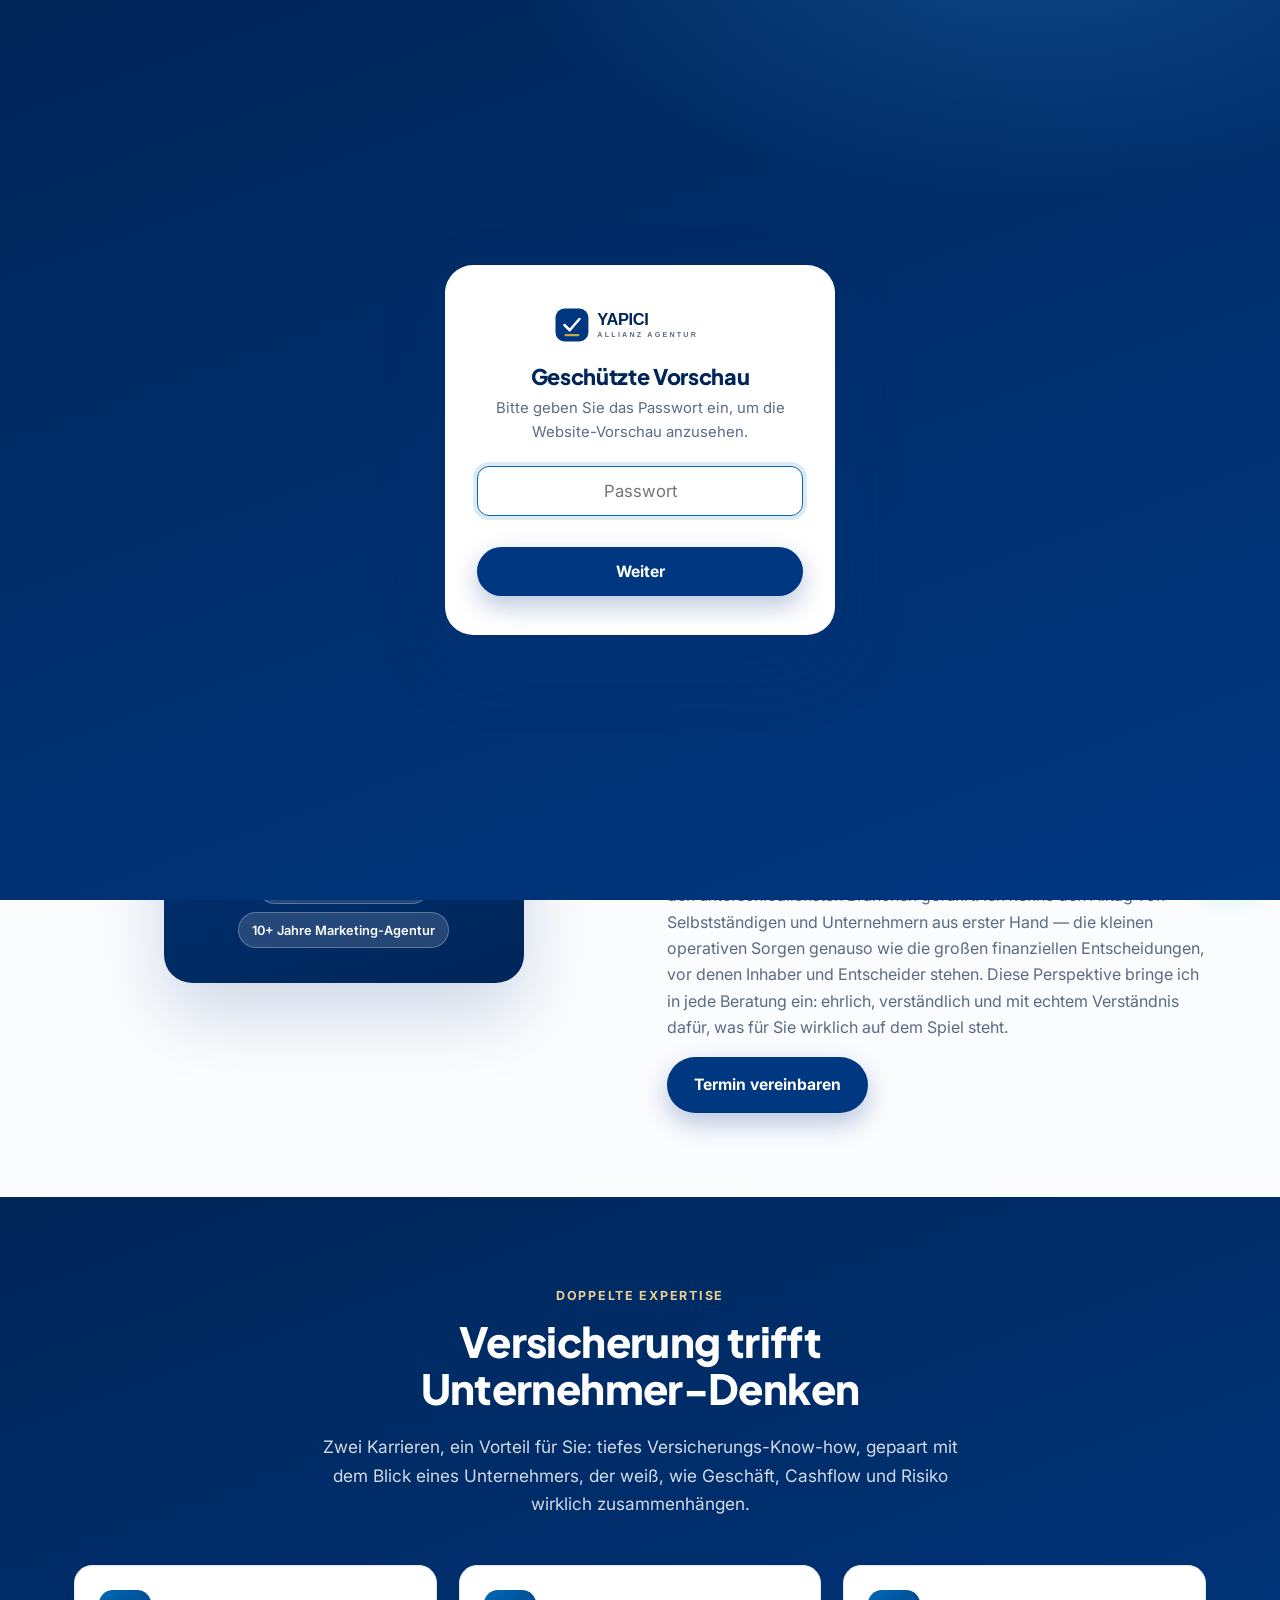
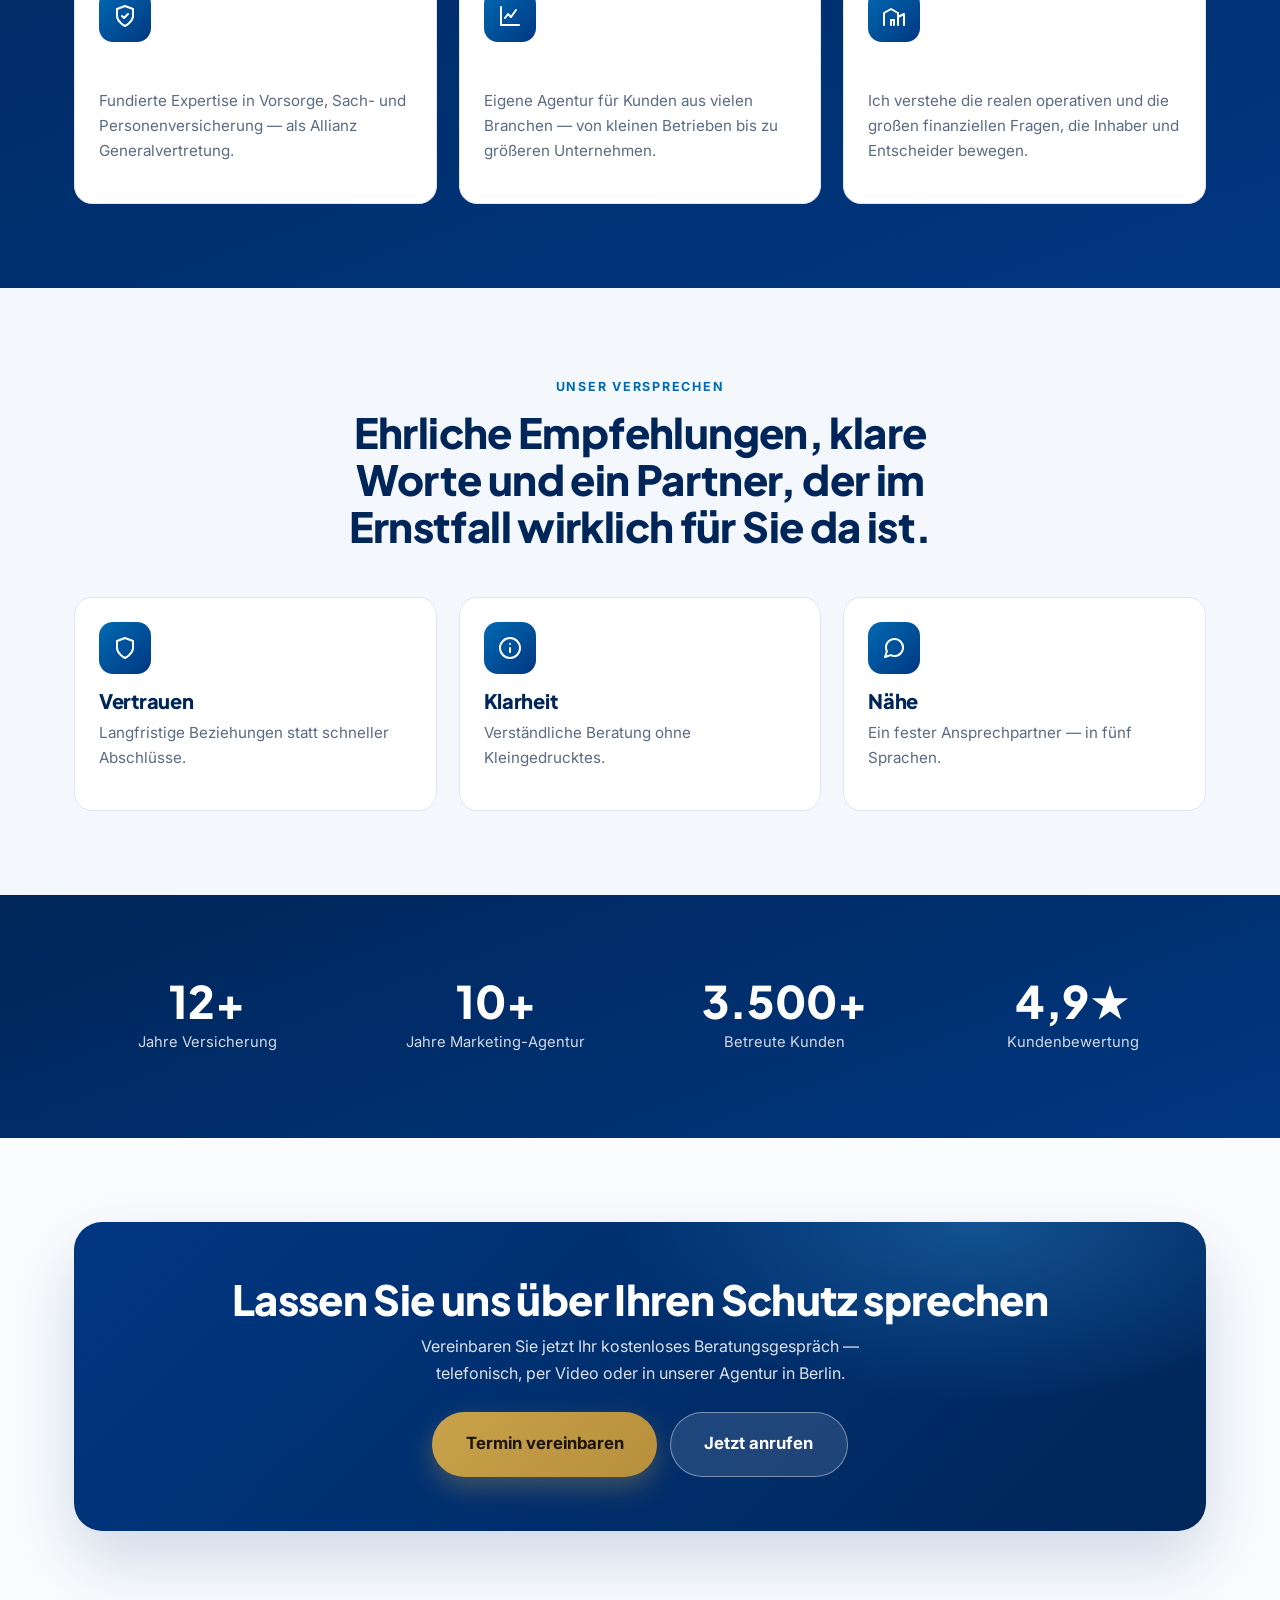
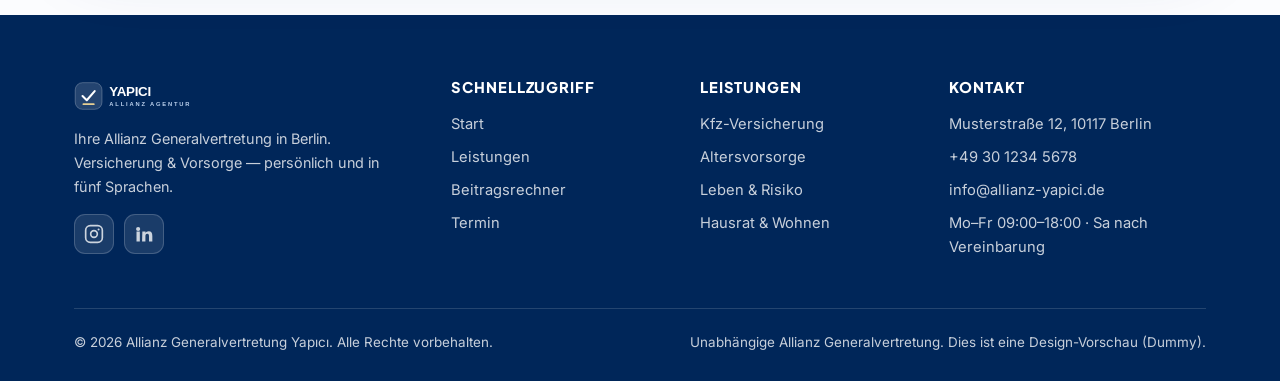
<file: ueber-uns.html>
<!DOCTYPE html>
<html lang="de" dir="ltr">
<head>
<meta charset="UTF-8">
<meta name="viewport" content="width=device-width, initial-scale=1">
<title>Über uns — Allianz Agentur Yapıcı</title>
<link rel="icon" href="favicon.svg" type="image/svg+xml">
<link rel="stylesheet" href="styles.css">
</head>
<body>

<header class="header">
  <nav class="nav container">
    <a class="brand" href="index.html"><img src="logo.svg" alt="Yapıcı Allianz"></a>
    <div class="nav__links" id="navLinks">
      <a href="index.html" data-i18n="nav.home"></a>
      <div class="nav__drop">
        <a href="leistungen.html" class="nav__droptoggle" data-i18n="nav.services"></a>
        <div class="nav__menu">
          <a href="kfz.html" data-i18n="svc.kfz.t"></a>
          <a href="haftpflicht.html" data-i18n="svc.haft.t"></a>
          <a href="leben.html" data-i18n="svc.leben.t"></a>
          <a href="hausrat.html" data-i18n="svc.hausrat.t"></a>
          <a href="kranken.html" data-i18n="svc.kranken.t"></a>
          <a href="altersvorsorge.html" data-i18n="svc.vorsorge.t"></a>
          <a href="rechtsschutz.html" data-i18n="svc.recht.t"></a>
          <a href="gewerbe.html" data-i18n="svc.gewerbe.t"></a>
        </div>
      </div>
      <a href="rechner.html" data-i18n="nav.calc"></a>
      <a href="ueber-uns.html" data-i18n="nav.about"></a>
      <a href="termin.html" data-i18n="nav.book"></a>
      <a href="kontakt.html" data-i18n="nav.contact"></a>
      <div class="nav__mobileextra">
        <div class="nav__sep"></div>
        <a class="nav__contact" data-href="tel"><svg width="18" height="18" viewBox="0 0 24 24" fill="none" stroke="currentColor" stroke-width="2" stroke-linecap="round" stroke-linejoin="round"><path d="M22 16.92v3a2 2 0 01-2.18 2 19.79 19.79 0 01-8.63-3.07 19.5 19.5 0 01-6-6 19.79 19.79 0 01-3.07-8.67A2 2 0 014.11 2h3a2 2 0 012 1.72c.13.96.36 1.9.7 2.81a2 2 0 01-.45 2.11L8.09 9.91a16 16 0 006 6l1.27-1.27a2 2 0 012.11-.45c.9.34 1.85.57 2.81.7A2 2 0 0122 16.92z"/></svg> <span data-bind="phone"></span></a>
        <a class="nav__contact" data-href="mail"><svg width="18" height="18" viewBox="0 0 24 24" fill="none" stroke="currentColor" stroke-width="2" stroke-linecap="round" stroke-linejoin="round"><rect x="2" y="4" width="20" height="16" rx="2"/><path d="M22 6l-10 7L2 6"/></svg> <span data-bind="email"></span></a>
        <div class="nav__social">
          <a data-href="instagram" target="_blank" rel="noopener" aria-label="Instagram"><svg width="20" height="20" viewBox="0 0 24 24" fill="none" stroke="currentColor" stroke-width="2" stroke-linecap="round" stroke-linejoin="round"><rect x="2" y="2" width="20" height="20" rx="5.5"/><circle cx="12" cy="12" r="4"/><circle cx="17.5" cy="6.5" r="1.2" fill="currentColor" stroke="none"/></svg></a>
          <a data-href="linkedin" target="_blank" rel="noopener" aria-label="LinkedIn"><svg width="20" height="20" viewBox="0 0 24 24" fill="currentColor"><path d="M4.98 3.5a2.5 2.5 0 11-.02 5 2.5 2.5 0 01.02-5zM3 9h4v12H3zM10 9h3.8v1.7h.05c.53-1 1.83-2.05 3.77-2.05C21 8.65 22 11 22 14.3V21h-4v-6c0-1.43-.03-3.27-2-3.27-2 0-2.3 1.56-2.3 3.17V21h-4z"/></svg></a>
        </div>
        <a class="btn btn--primary btn--block" href="termin.html" style="margin-top:.6rem" data-i18n="nav.cta"></a>
      </div>
    </div>
    <div class="nav__right">
      <div class="lang"><button class="lang__btn" aria-label="Language"><span class="flag">🇩🇪</span><span class="lang__cur">DE</span> ▾</button><div class="lang__menu"></div></div>
      <a class="btn btn--primary nav__cta" href="termin.html" data-i18n="nav.cta"></a>
      <button class="burger" aria-label="Menu"><span></span><span></span><span></span></button>
    </div>
  </nav>
</header>

<section class="phero phero--img" style="background-image:linear-gradient(160deg,rgba(7,30,74,.86),rgba(0,55,129,.70)),url('https://images.unsplash.com/photo-1752772318262-00af359abf09?ixlib=rb-4.0.3&auto=format&fit=crop&w=1700&q=80');background-size:cover;background-position:center">
  <div class="container">
    <div class="crumbs"><a href="index.html" data-i18n="nav.home"></a> · <span data-i18n="nav.about"></span></div>
    <h1 data-i18n="p.about.t"></h1>
    <p data-i18n="p.about.s"></p>
  </div>
</section>

<section class="sec">
  <div class="container">
    <div class="feature">
      <div class="reveal">
        <div class="portrait__card">
          <img class="portrait__img" data-photo data-fallback alt="Ali Yapıcı">
          <b data-bind="name"></b>
          <span data-i18n="hero.card.s"></span>
          <div class="portrait__tags">
            <span class="pill" data-i18n="about.exp.1.t"></span>
            <span class="pill" data-i18n="about.exp.2.t"></span>
          </div>
        </div>
      </div>
      <div class="reveal">
        <span class="kicker" data-i18n="why.kicker"></span>
        <h2 data-i18n="about.lead"></h2>
        <p class="muted" data-i18n="about.body"></p>
        <a class="btn btn--primary" href="termin.html" data-i18n="nav.cta"></a>
      </div>
    </div>
  </div>
</section>

<section class="sec sec--blue">
  <div class="container">
    <div class="sec__head center reveal">
      <span class="kicker" data-i18n="about.exp.kicker"></span>
      <h2 data-i18n="about.exp.title"></h2>
      <p data-i18n="about.exp.p"></p>
    </div>
    <div class="cards reveal">
      <article class="card"><div class="card__ic"><svg width="24" height="24" viewBox="0 0 24 24" fill="none" stroke="currentColor" stroke-width="2" stroke-linecap="round" stroke-linejoin="round"><path d="M12 22s8-4 8-10V5l-8-3-8 3v7c0 6 8 10 8 10z"/><path d="M9 12l2 2 4-4"/></svg></div><h3 data-i18n="about.exp.1.t"></h3><p data-i18n="about.exp.1.p"></p></article>
      <article class="card"><div class="card__ic"><svg width="24" height="24" viewBox="0 0 24 24" fill="none" stroke="currentColor" stroke-width="2" stroke-linecap="round" stroke-linejoin="round"><path d="M3 3v18h18"/><path d="M7 14l3-4 3 3 5-7"/></svg></div><h3 data-i18n="about.exp.2.t"></h3><p data-i18n="about.exp.2.p"></p></article>
      <article class="card"><div class="card__ic"><svg width="24" height="24" viewBox="0 0 24 24" fill="none" stroke="currentColor" stroke-width="2" stroke-linecap="round" stroke-linejoin="round"><path d="M2 21V9l7-4 7 4v12"/><path d="M16 13l6-3v11"/><path d="M9 21v-5h3v5"/></svg></div><h3 data-i18n="about.exp.3.t"></h3><p data-i18n="about.exp.3.p"></p></article>
    </div>
  </div>
</section>

<section class="sec sec--tint">
  <div class="container">
    <div class="sec__head center reveal"><span class="kicker" data-i18n="about.mission.t"></span><h2 data-i18n="about.mission.p"></h2></div>
    <div class="cards reveal">
      <article class="card"><div class="card__ic"><svg width="24" height="24" viewBox="0 0 24 24" fill="none" stroke="currentColor" stroke-width="2" stroke-linecap="round" stroke-linejoin="round"><path d="M12 22s8-4 8-10V5l-8-3-8 3v7c0 6 8 10 8 10z"/></svg></div><h3 data-i18n="about.v1.t"></h3><p data-i18n="about.v1.p"></p></article>
      <article class="card"><div class="card__ic"><svg width="24" height="24" viewBox="0 0 24 24" fill="none" stroke="currentColor" stroke-width="2" stroke-linecap="round" stroke-linejoin="round"><circle cx="12" cy="12" r="10"/><path d="M12 16v-4"/><path d="M12 8h.01"/></svg></div><h3 data-i18n="about.v2.t"></h3><p data-i18n="about.v2.p"></p></article>
      <article class="card"><div class="card__ic"><svg width="24" height="24" viewBox="0 0 24 24" fill="none" stroke="currentColor" stroke-width="2" stroke-linecap="round" stroke-linejoin="round"><path d="M21 11.5a8.38 8.38 0 01-.9 3.8 8.5 8.5 0 01-7.6 4.7 8.38 8.38 0 01-3.8-.9L3 21l1.9-5.7a8.38 8.38 0 01-.9-3.8 8.5 8.5 0 014.7-7.6 8.38 8.38 0 013.8-.9h.5a8.48 8.48 0 018 8v.5z"/></svg></div><h3 data-i18n="about.v3.t"></h3><p data-i18n="about.v3.p"></p></article>
    </div>
  </div>
</section>

<section class="sec sec--blue">
  <div class="container">
    <div class="statband reveal">
      <div><div class="n" data-i18n="stat.1n"></div><div class="l" data-i18n="stat.1l"></div></div>
      <div><div class="n" data-i18n="stat.2n"></div><div class="l" data-i18n="stat.2l"></div></div>
      <div><div class="n" data-i18n="stat.3n"></div><div class="l" data-i18n="stat.3l"></div></div>
      <div><div class="n" data-i18n="stat.4n"></div><div class="l" data-i18n="stat.4l"></div></div>
    </div>
  </div>
</section>

<section class="sec">
  <div class="container">
    <div class="ctaband reveal">
      <h2 data-i18n="cta.title"></h2><p data-i18n="cta.text"></p>
      <div class="btn-row">
        <a class="btn btn--gold btn--lg" href="termin.html" data-i18n="cta.btn1"></a>
        <a class="btn btn--ghost btn--lg" data-href="tel" data-i18n="cta.btn2"></a>
      </div>
    </div>
  </div>
</section>

<footer class="footer">
  <div class="container">
    <div class="footer__grid">
      <div class="footer__brand"><img src="logo-light.svg" alt="Yapıcı Allianz"><p data-i18n="footer.tag"></p>
        <div class="social"><a data-href="instagram" target="_blank" rel="noopener" aria-label="Instagram"><svg width="20" height="20" viewBox="0 0 24 24" fill="none" stroke="currentColor" stroke-width="2" stroke-linecap="round" stroke-linejoin="round"><rect x="2" y="2" width="20" height="20" rx="5.5"/><circle cx="12" cy="12" r="4"/><circle cx="17.5" cy="6.5" r="1.2" fill="currentColor" stroke="none"/></svg></a><a data-href="linkedin" target="_blank" rel="noopener" aria-label="LinkedIn"><svg width="20" height="20" viewBox="0 0 24 24" fill="currentColor"><path d="M4.98 3.5a2.5 2.5 0 11-.02 5 2.5 2.5 0 01.02-5zM3 9h4v12H3zM10 9h3.8v1.7h.05c.53-1 1.83-2.05 3.77-2.05C21 8.65 22 11 22 14.3V21h-4v-6c0-1.43-.03-3.27-2-3.27-2 0-2.3 1.56-2.3 3.17V21h-4z"/></svg></a></div></div>
      <div><h4 data-i18n="footer.quick"></h4><ul><li><a href="index.html" data-i18n="nav.home"></a></li><li><a href="leistungen.html" data-i18n="nav.services"></a></li><li><a href="rechner.html" data-i18n="nav.calc"></a></li><li><a href="termin.html" data-i18n="nav.book"></a></li></ul></div>
      <div><h4 data-i18n="footer.services"></h4><ul><li><a href="kfz.html" data-i18n="svc.kfz.t"></a></li><li><a href="altersvorsorge.html" data-i18n="svc.vorsorge.t"></a></li><li><a href="leben.html" data-i18n="svc.leben.t"></a></li><li><a href="hausrat.html" data-i18n="svc.hausrat.t"></a></li></ul></div>
      <div><h4 data-i18n="footer.contact"></h4><ul><li data-bind="address"></li><li><a data-href="tel" data-bind="phone"></a></li><li><a data-href="mail" data-bind="email"></a></li><li data-bind="hours"></li></ul></div>
    </div>
    <div class="footer__bottom"><span>© <span data-year></span> <span data-bind="agency"></span>. <span data-i18n="footer.rights"></span></span><span data-i18n="footer.legalnote"></span></div>
  </div>
</footer>

<a class="wa-float" data-href="wa" target="_blank" rel="noopener" aria-label="WhatsApp"><svg width="28" height="28" viewBox="0 0 24 24" fill="currentColor"><path d="M.05 24l1.69-6.16a11.87 11.87 0 01-1.6-5.94C.14 5.34 5.5 0 12.08 0a11.82 11.82 0 018.42 3.49 11.82 11.82 0 013.49 8.42c0 6.57-5.35 11.92-11.92 11.92a11.9 11.9 0 01-5.7-1.45L.05 24zM6.6 20.13c1.68.99 3.27 1.59 5.48 1.59 5.46 0 9.91-4.44 9.91-9.91 0-5.48-4.43-9.91-9.9-9.91-5.48 0-9.91 4.43-9.91 9.91 0 2.3.67 4.02 1.8 5.83l-1 3.65 3.62-1.16z"/></svg></a>

<script src="i18n.js"></script>
<script src="app.js"></script>
</body>
</html>
</file>
<file: styles.css>
@import url('https://fonts.googleapis.com/css2?family=Inter:wght@400;500;600;700&family=Plus+Jakarta+Sans:wght@500;600;700;800&family=Noto+Kufi+Arabic:wght@400;500;600;700&display=swap');

/* =========================================================
   Yapıcı · Allianz Generalvertretung
   Premium design system — Allianz Blue corporate trust
   DE · TR · RU · AR (RTL)   |   Ummah Collective Sdn. Bhd.
   ========================================================= */

:root{
  /* Allianz core palette */
  --az-blue:#003781;        /* Allianz Blue (primary) */
  --az-blue-900:#002659;
  --az-blue-700:#004FA3;
  --az-blue-500:#006AB3;    /* bright accent */
  --az-sky:#3FA9F5;
  --az-tint:#EAF1FA;
  --az-tint-2:#F4F8FD;
  --ink:#0C1B30;
  --muted:#5A6B82;
  --line:#DEE7F2;
  --white:#ffffff;
  --gold:#C9A24B;           /* premium accent */
  --gold-soft:#E7CF93;
  --ok:#1E9E6A;
  --warn:#C0392B;

  --shadow-sm:0 1px 2px rgba(0,38,89,.06), 0 2px 10px rgba(0,38,89,.05);
  --shadow:0 14px 38px rgba(0,55,129,.10);
  --shadow-lg:0 30px 70px rgba(0,55,129,.18);
  --radius:18px;
  --radius-sm:12px;
  --radius-lg:28px;
  --container:1180px;
  --ff-head:"Plus Jakarta Sans","Segoe UI",system-ui,-apple-system,sans-serif;
  --ff-body:"Inter","Segoe UI",system-ui,-apple-system,sans-serif;
  --ff-ar:"Noto Kufi Arabic","Tajawal",system-ui,sans-serif;
}

*{box-sizing:border-box}
html{scroll-behavior:smooth}
body{
  margin:0;font-family:var(--ff-body);color:var(--ink);background:var(--white);
  line-height:1.65;-webkit-font-smoothing:antialiased;text-rendering:optimizeLegibility;
}
body.no-scroll{overflow:hidden}
img{max-width:100%;display:block}
a{color:inherit;text-decoration:none}
button{font-family:inherit}
h1,h2,h3,h4{font-family:var(--ff-head);color:var(--az-blue-900);line-height:1.14;margin:0 0 .5em;font-weight:800;letter-spacing:-.015em}
h1{font-size:clamp(2.15rem,4.8vw,3.7rem)}
h2{font-size:clamp(1.75rem,3.3vw,2.6rem)}
h3{font-size:1.25rem}
p{margin:0 0 1rem}
.container{max-width:var(--container);margin:0 auto;padding:0 24px}
section{position:relative}
.muted{color:var(--muted)}
.accent{color:var(--az-blue-500)}
.gold{color:var(--gold)}

/* ---------- Arabic / RTL ---------- */
html[lang="ar"] body{font-family:var(--ff-ar)}
html[lang="ar"] h1,html[lang="ar"] h2,html[lang="ar"] h3,html[lang="ar"] h4{font-family:var(--ff-ar);letter-spacing:0;line-height:1.4}
html[dir="rtl"] .hero__cta,html[dir="rtl"] .btn-row{flex-direction:row-reverse;justify-content:flex-start}
html[dir="rtl"] .feature--rev .feature__media{order:0}
html[dir="rtl"] .check li{padding-inline-start:30px;padding-inline-end:0}
html[dir="rtl"] .check li::before{left:auto;right:0}
html[dir="rtl"] .wizard__bar{direction:rtl}

/* ---------- Buttons ---------- */
.btn{display:inline-flex;align-items:center;gap:.55rem;border:0;cursor:pointer;
  font-weight:700;font-size:.98rem;padding:.95rem 1.7rem;border-radius:999px;
  transition:transform .15s ease, box-shadow .2s ease, background .2s ease;white-space:nowrap}
.btn:active{transform:translateY(1px)}
.btn--primary{background:var(--az-blue);color:#fff;box-shadow:0 10px 26px rgba(0,55,129,.28)}
.btn--primary:hover{background:var(--az-blue-700);box-shadow:0 16px 36px rgba(0,55,129,.34)}
.btn--gold{background:linear-gradient(135deg,var(--gold),#b88f3c);color:#1a1407;box-shadow:0 10px 26px rgba(201,162,75,.32)}
.btn--gold:hover{filter:brightness(1.05)}
.btn--ghost{background:rgba(255,255,255,.12);color:#fff;border:1px solid rgba(255,255,255,.4)}
.btn--ghost:hover{background:rgba(255,255,255,.2)}
.btn--outline{background:#fff;color:var(--az-blue);border:1.5px solid var(--line)}
.btn--outline:hover{border-color:var(--az-blue-500);color:var(--az-blue-700)}
.btn--lg{padding:1.1rem 2.1rem;font-size:1.05rem}
.btn--block{width:100%;justify-content:center}

/* ---------- Header ---------- */
.header{position:sticky;top:0;z-index:60;background:rgba(255,255,255,.86);
  backdrop-filter:blur(14px);border-bottom:1px solid var(--line)}
.nav{display:flex;align-items:center;gap:1.2rem;height:74px}
.brand{display:flex;align-items:center;gap:.6rem;font-family:var(--ff-head);font-weight:800;color:var(--az-blue-900);font-size:1.12rem;letter-spacing:-.02em}
.brand img{height:34px;width:auto}
.brand small{display:block;font-size:.62rem;font-weight:600;letter-spacing:.16em;text-transform:uppercase;color:var(--muted);margin-top:1px}
.nav__links{display:flex;align-items:center;gap:.3rem;margin-inline-start:auto}
.nav__links a{padding:.55rem .8rem;border-radius:10px;font-weight:600;font-size:.94rem;color:var(--ink);transition:background .15s,color .15s}
.nav__links a:hover,.nav__links a.active{background:var(--az-tint);color:var(--az-blue-700)}
.nav__right{display:flex;align-items:center;gap:.6rem}

/* language switcher */
.lang{position:relative}
.lang__btn{display:flex;align-items:center;gap:.4rem;background:#fff;border:1px solid var(--line);
  border-radius:999px;padding:.5rem .8rem;cursor:pointer;font-weight:700;font-size:.85rem;color:var(--ink)}
.lang__btn:hover{border-color:var(--az-blue-500)}
.lang__menu{position:absolute;inset-inline-end:0;top:calc(100% + 8px);background:#fff;border:1px solid var(--line);
  border-radius:14px;box-shadow:var(--shadow);padding:.4rem;min-width:170px;display:none;z-index:80}
.lang__menu.open{display:block}
.lang__menu button{display:flex;align-items:center;gap:.6rem;width:100%;text-align:start;background:none;border:0;
  padding:.6rem .7rem;border-radius:9px;cursor:pointer;font-weight:600;font-size:.9rem;color:var(--ink)}
.lang__menu button:hover{background:var(--az-tint)}
.lang__menu button.sel{color:var(--az-blue-700)}
.flag{font-size:1.05rem;line-height:1}

.burger{display:none;width:44px;height:44px;border:1px solid var(--line);border-radius:12px;background:#fff;cursor:pointer;position:relative}
.burger span{position:absolute;left:11px;right:11px;height:2px;background:var(--az-blue-900);transition:.25s;border-radius:2px}
.burger span:nth-child(1){top:15px}.burger span:nth-child(2){top:21px}.burger span:nth-child(3){top:27px}
.burger.x span:nth-child(1){top:21px;transform:rotate(45deg)}
.burger.x span:nth-child(2){opacity:0}
.burger.x span:nth-child(3){top:21px;transform:rotate(-45deg)}

/* mobile-only extra block inside the menu (hidden on desktop) */
.nav__mobileextra{display:none}
.nav__sep{height:1px;background:var(--line);margin:.7rem 0}
.nav__contact{display:flex;align-items:center;gap:.7rem;padding:.7rem .7rem;border-radius:10px;color:var(--ink);font-weight:600;font-size:.95rem}
.nav__contact:hover{background:var(--az-tint)}
.nav__contact svg{color:var(--az-blue);flex:none}
.nav__social{display:flex;gap:.6rem;padding:.6rem .5rem .2rem}
.nav__social a{width:42px;height:42px;border-radius:11px;display:grid;place-items:center;background:var(--az-tint);color:var(--az-blue);transition:.15s}
.nav__social a:hover{background:var(--az-blue);color:#fff;transform:translateY(-2px)}

@media(max-width:980px){
  .nav__links{position:fixed;inset:78px 12px auto 12px;flex-direction:column;align-items:stretch;gap:.12rem;
    background:#fff;padding:.9rem 1rem 1.2rem;border:1px solid var(--line);border-radius:20px;box-shadow:var(--shadow-lg);margin:0;
    max-height:calc(100vh - 100px);overflow:auto;
    opacity:0;visibility:hidden;pointer-events:none;transform:translateY(-14px) scale(.96);transform-origin:top center;
    transition:opacity .26s ease, transform .36s cubic-bezier(.2,.85,.3,1.25), visibility .26s}
  .nav__links.open{opacity:1;visibility:visible;pointer-events:auto;transform:none}
  .nav__links a{padding:.8rem .7rem;font-size:1.02rem;border-radius:10px}
  .nav__links.open > *{animation:popItem .42s both}
  .nav__links.open > *:nth-child(1){animation-delay:.03s}
  .nav__links.open > *:nth-child(2){animation-delay:.06s}
  .nav__links.open > *:nth-child(3){animation-delay:.09s}
  .nav__links.open > *:nth-child(4){animation-delay:.12s}
  .nav__links.open > *:nth-child(5){animation-delay:.15s}
  .nav__links.open > *:nth-child(6){animation-delay:.18s}
  .nav__links.open > *:nth-child(7){animation-delay:.21s}
  .burger{display:block}
  .nav__cta{display:none}
  .nav__mobileextra{display:block}
}
@keyframes popItem{from{opacity:0;transform:translateY(10px)}to{opacity:1;transform:none}}

/* footer social */
.social{display:flex;gap:.6rem;margin-top:1rem}
.social a{width:40px;height:40px;border-radius:11px;display:grid;place-items:center;background:rgba(255,255,255,.10);color:#fff;border:1px solid rgba(255,255,255,.18);transition:.15s}
.social a:hover{background:#fff;color:var(--az-blue-900);transform:translateY(-2px)}

/* ---------- Hero ---------- */
.hero{position:relative;overflow:hidden;color:#fff;background:
   linear-gradient(115deg, rgba(4,14,35,.93) 0%, rgba(6,26,64,.82) 48%, rgba(0,40,95,.58) 100%),
   url('https://images.unsplash.com/photo-1573906208264-0cc0b5e4f0e8?ixlib=rb-4.0.3&auto=format&fit=crop&w=2000&q=80') center/cover;
   background-color:var(--az-blue-900)}
.hero h1{color:#fff}
.hero .hero__lede{color:rgba(255,255,255,.85)}
.hero .badge{background:rgba(255,255,255,.12);color:#fff;border-color:rgba(255,255,255,.28)}
.hero .hero__stats .n{color:#fff}
.hero .hero__stats .l{color:rgba(255,255,255,.78)}
.hero .btn--primary{background:linear-gradient(135deg,var(--gold),#b88f3c);color:#1a1407;box-shadow:0 10px 26px rgba(201,162,75,.32)}
.hero .btn--outline{background:rgba(255,255,255,.10);color:#fff;border-color:rgba(255,255,255,.45)}
.hero .btn--outline:hover{background:rgba(255,255,255,.18);color:#fff}
.hero__grid{display:grid;grid-template-columns:1.08fr .92fr;gap:54px;align-items:center;padding:72px 0 84px}
.badge{display:inline-flex;align-items:center;gap:.5rem;background:var(--az-tint);color:var(--az-blue-700);
  font-weight:700;font-size:.82rem;padding:.5rem .9rem;border-radius:999px;margin-bottom:1.2rem;border:1px solid #d4e3f6}
.badge .dot{width:8px;height:8px;border-radius:50%;background:var(--ok);box-shadow:0 0 0 4px rgba(30,158,106,.18)}
.hero h1{margin-bottom:1rem}
.hero__lede{font-size:1.16rem;color:var(--muted);max-width:46ch;margin-bottom:1.7rem}
.hero__cta{display:flex;gap:.8rem;flex-wrap:wrap;margin-bottom:1.8rem}
.hero__stats{display:flex;gap:2rem;flex-wrap:wrap}
.hero__stats .n{font-family:var(--ff-head);font-weight:800;font-size:1.7rem;color:var(--az-blue);line-height:1}
.hero__stats .l{font-size:.84rem;color:var(--muted);margin-top:.25rem}
.hero__media{position:relative;display:flex;justify-content:center}
.hero__portrait{position:relative;width:100%;max-width:260px}
.hero__portrait > img{width:100%;aspect-ratio:4/5;object-fit:cover;object-position:center 22%;border-radius:var(--radius-lg);box-shadow:var(--shadow-lg);background:var(--az-blue-700)}
.hero__namecard{position:absolute;left:12px;right:12px;bottom:12px;background:rgba(255,255,255,.96);backdrop-filter:blur(6px);
  border-radius:14px;padding:.6rem .95rem;box-shadow:var(--shadow);border:1px solid var(--line)}
.hero__namecard b{display:block;font-size:.98rem;color:var(--az-blue-900);line-height:1.2}
.hero__namecard span{font-size:.78rem;color:var(--muted)}

/* advisor portrait (About / detail) */
.portrait__card{background:linear-gradient(160deg,var(--az-blue),var(--az-blue-900));border-radius:var(--radius-lg);padding:2.2rem 2rem;text-align:center;color:#fff;box-shadow:var(--shadow-lg);position:relative;overflow:hidden;max-width:360px;margin-inline:auto}
.portrait__card::after{content:"";position:absolute;inset:0;background:radial-gradient(420px 220px at 80% 0,rgba(63,169,245,.28),transparent 60%)}
.portrait__card > *{position:relative;z-index:1}
.portrait__img{width:118px;height:118px;border-radius:50%;object-fit:cover;margin:0 auto 1rem;border:3px solid rgba(255,255,255,.30);background:var(--az-blue-700)}
.portrait__card b{font-family:var(--ff-head);font-size:1.4rem;display:block}
.portrait__card span{color:var(--gold-soft);font-weight:600}
.portrait__tags{display:flex;gap:.5rem;justify-content:center;flex-wrap:wrap;margin-top:1.2rem}
.portrait__tags .pill{background:rgba(255,255,255,.14);color:#fff;border:1px solid rgba(255,255,255,.25)}
@media(max-width:920px){
  .hero__grid{grid-template-columns:1fr;gap:30px;padding:44px 0 56px}
  .hero__portrait{max-width:230px}
}
@media(max-width:420px){
  .hero__portrait{max-width:200px}
}

/* image fallback (if Unsplash blocked) */
.img-fallback{background:linear-gradient(135deg,var(--az-blue-700),var(--az-blue-900))!important}

/* ---------- password gate ---------- */
html.gate-locked{overflow:hidden}
.gate{position:fixed;inset:0;z-index:9999;background:
  radial-gradient(900px 480px at 80% -10%, rgba(63,169,245,.25), transparent 60%),
  linear-gradient(160deg,var(--az-blue-900),var(--az-blue));
  display:grid;place-items:center;padding:24px;animation:fade .4s ease}
.gate__box{background:#fff;border-radius:var(--radius-lg);box-shadow:var(--shadow-lg);padding:2.4rem 2rem;max-width:390px;width:100%;text-align:center}
.gate__box img{height:42px;width:auto;margin:0 auto 1.2rem;display:block}
.gate__box h2{font-size:1.35rem;margin-bottom:.4rem}
.gate__box p{color:var(--muted);font-size:.93rem;margin-bottom:1.3rem}
.gate__box input{width:100%;border:1.5px solid var(--line);border-radius:12px;padding:.9rem 1rem;font-size:1.05rem;text-align:center;font-family:inherit;color:var(--ink);transition:border .15s,box-shadow .15s}
.gate__box input:focus{outline:0;border-color:var(--az-blue-500);box-shadow:0 0 0 4px rgba(0,106,179,.14)}
.gate__err{color:var(--warn);font-size:.85rem;min-height:1.2em;margin:.5rem 0 .4rem}

/* ---------- Trust bar ---------- */
.trust{border-top:1px solid var(--line);border-bottom:1px solid var(--line);background:#fff}
.trust__row{display:flex;flex-wrap:wrap;gap:1.4rem 2.4rem;align-items:center;justify-content:center;padding:22px 0}
.trust__item{display:flex;align-items:center;gap:.55rem;font-weight:600;font-size:.92rem;color:var(--az-blue-900)}
.trust__item svg{color:var(--ok);flex:none}

/* ---------- Section heading ---------- */
.sec{padding:84px 0}
.sec--tint{background:var(--az-tint-2)}
.sec--blue{background:linear-gradient(160deg,var(--az-blue-900),var(--az-blue));color:#fff}
.sec--blue h2,.sec--blue h3{color:#fff}
.kicker{display:inline-block;font-weight:700;letter-spacing:.14em;text-transform:uppercase;
  font-size:.78rem;color:var(--az-blue-500);margin-bottom:.7rem}
.sec--blue .kicker{color:var(--gold-soft)}
.sec__head{max-width:640px;margin-bottom:46px}
.sec__head.center{margin-inline:auto;text-align:center}
.sec__head p{font-size:1.08rem;color:var(--muted);margin:0}
.sec--blue .sec__head p{color:rgba(255,255,255,.82)}

/* ---------- Service cards ---------- */
.cards{display:grid;grid-template-columns:repeat(3,1fr);gap:22px}
.cards--4{grid-template-columns:repeat(4,1fr)}
@media(max-width:920px){.cards,.cards--4{grid-template-columns:repeat(2,1fr)}}
@media(max-width:560px){.cards,.cards--4{grid-template-columns:1fr}}
.card{background:#fff;border:1px solid var(--line);border-radius:var(--radius);padding:1.5rem;transition:transform .2s,box-shadow .2s,border-color .2s;display:flex;flex-direction:column}
.card:hover{transform:translateY(-5px);box-shadow:var(--shadow);border-color:#cfe0f5}
.card__ic{width:52px;height:52px;border-radius:14px;display:grid;place-items:center;color:#fff;margin-bottom:1rem;
  background:linear-gradient(135deg,var(--az-blue-500),var(--az-blue))}
.card h3{margin-bottom:.45rem}
.card p{font-size:.95rem;color:var(--muted);margin-bottom:1rem}
.card .link{margin-top:auto;font-weight:700;color:var(--az-blue-700);font-size:.92rem;display:inline-flex;align-items:center;gap:.35rem}
.card .link:hover{gap:.6rem}
.check{list-style:none;padding:0;margin:0 0 1rem}
.check li{position:relative;padding-inline-start:30px;margin-bottom:.5rem;font-size:.92rem;color:var(--ink)}
.check li::before{content:"";position:absolute;left:0;top:5px;width:18px;height:18px;border-radius:50%;
  background:var(--az-tint) url("data:image/svg+xml,%3Csvg xmlns='http://www.w3.org/2000/svg' width='12' height='12' viewBox='0 0 24 24' fill='none' stroke='%23003781' stroke-width='3.5' stroke-linecap='round' stroke-linejoin='round'%3E%3Cpolyline points='20 6 9 17 4 12'/%3E%3C/svg%3E") center/12px no-repeat}

/* ---------- Feature blocks ---------- */
.feature{display:grid;grid-template-columns:1fr 1fr;gap:54px;align-items:center}
.feature+.feature{margin-top:80px}
.feature--rev .feature__media{order:2}
.feature__media img{width:100%;height:430px;object-fit:cover;border-radius:var(--radius-lg);box-shadow:var(--shadow)}
.feature__panel{aspect-ratio:4/3;border-radius:var(--radius-lg);background:linear-gradient(150deg,var(--az-blue-500),var(--az-blue-900));display:grid;place-items:center;color:rgba(255,255,255,.92);box-shadow:var(--shadow);position:relative;overflow:hidden}
.feature__panel::after{content:"";position:absolute;inset:0;background:radial-gradient(420px 220px at 80% 10%,rgba(63,169,245,.30),transparent 60%)}
.feature__panel svg{position:relative;z-index:1}
.feature__tag{display:inline-block;background:var(--gold);color:#1a1407;font-weight:800;font-size:.72rem;
  letter-spacing:.08em;text-transform:uppercase;padding:.35rem .7rem;border-radius:8px;margin-bottom:1rem}
@media(max-width:880px){.feature{grid-template-columns:1fr;gap:28px}.feature--rev .feature__media{order:0}.feature__media img{height:300px}}

/* ---------- Stats band ---------- */
.statband{display:grid;grid-template-columns:repeat(4,1fr);gap:22px;text-align:center}
.statband .n{font-family:var(--ff-head);font-weight:800;font-size:clamp(2rem,4vw,2.8rem);color:#fff;line-height:1}
.statband .l{color:rgba(255,255,255,.82);font-size:.92rem;margin-top:.4rem}
@media(max-width:680px){.statband{grid-template-columns:repeat(2,1fr);gap:30px 18px}}

/* ---------- Testimonials ---------- */
.quotes{display:grid;grid-template-columns:repeat(3,1fr);gap:22px}
@media(max-width:880px){.quotes{grid-template-columns:1fr}}
.quote{background:#fff;border:1px solid var(--line);border-radius:var(--radius);padding:1.6rem}
.quote__stars{color:var(--gold);margin-bottom:.7rem;letter-spacing:2px}
.quote p{font-size:1rem;color:var(--ink)}
.quote__who{display:flex;align-items:center;gap:.7rem;margin-top:1rem}
.quote__who .av{width:42px;height:42px;border-radius:50%;background:var(--az-tint);display:grid;place-items:center;font-weight:800;color:var(--az-blue);font-size:.9rem}
.quote__who b{font-size:.92rem}
.quote__who span{font-size:.8rem;color:var(--muted);display:block}

/* ---------- FAQ ---------- */
.faq{max-width:820px;margin-inline:auto}
.faq__item{border:1px solid var(--line);border-radius:14px;background:#fff;margin-bottom:.7rem;overflow:hidden}
.faq__q{width:100%;text-align:start;background:none;border:0;padding:1.1rem 1.3rem;font-weight:700;font-size:1.02rem;
  color:var(--az-blue-900);cursor:pointer;display:flex;justify-content:space-between;align-items:center;gap:1rem}
.faq__q .pm{flex:none;transition:transform .25s;color:var(--az-blue-500);font-size:1.3rem;line-height:1}
.faq__item.open .pm{transform:rotate(45deg)}
.faq__a{max-height:0;overflow:hidden;transition:max-height .3s ease}
.faq__a p{padding:0 1.3rem 1.2rem;margin:0;color:var(--muted)}

/* ---------- CTA band ---------- */
.ctaband{background:linear-gradient(135deg,var(--az-blue),var(--az-blue-900));border-radius:var(--radius-lg);
  padding:54px;text-align:center;color:#fff;box-shadow:var(--shadow-lg);position:relative;overflow:hidden}
.ctaband::after{content:"";position:absolute;inset:0;background:radial-gradient(600px 300px at 80% 0,rgba(63,169,245,.3),transparent 60%)}
.ctaband > *{position:relative;z-index:1}
.ctaband h2{color:#fff;margin-bottom:.6rem}
.ctaband p{color:rgba(255,255,255,.86);max-width:50ch;margin:0 auto 1.6rem}
.ctaband .btn-row{display:flex;gap:.8rem;justify-content:center;flex-wrap:wrap}

/* ---------- Forms ---------- */
.field{margin-bottom:1.1rem}
.field label{display:block;font-weight:600;font-size:.9rem;margin-bottom:.4rem;color:var(--az-blue-900)}
.input,select.input,textarea.input{width:100%;border:1.5px solid var(--line);border-radius:12px;padding:.85rem 1rem;
  font-size:1rem;font-family:inherit;color:var(--ink);background:#fff;transition:border .15s,box-shadow .15s}
.input:focus{outline:0;border-color:var(--az-blue-500);box-shadow:0 0 0 4px rgba(0,106,179,.14)}
textarea.input{min-height:120px;resize:vertical}
.form__row{display:grid;grid-template-columns:1fr 1fr;gap:1rem}
@media(max-width:560px){.form__row{grid-template-columns:1fr}}
.form__note{font-size:.84rem;color:var(--muted)}

/* ---------- Calculator ---------- */
.calc{background:#fff;border:1px solid var(--line);border-radius:var(--radius-lg);box-shadow:var(--shadow);overflow:hidden}
.calc__tabs{display:flex;flex-wrap:wrap;gap:.3rem;padding:.5rem;background:var(--az-tint-2);border-bottom:1px solid var(--line)}
.calc__tab{flex:1 1 auto;min-width:118px;border:0;background:transparent;padding:.8rem .7rem;border-radius:12px;cursor:pointer;
  font-weight:700;font-size:.9rem;color:var(--muted);display:flex;align-items:center;justify-content:center;gap:.45rem;transition:.15s;white-space:nowrap}
.calc__tab:hover{color:var(--az-blue-700)}
.calc__tab.active{background:#fff;color:var(--az-blue);box-shadow:var(--shadow-sm)}
.calc__body{display:grid;grid-template-columns:1.1fr .9fr;gap:0}
@media(max-width:820px){.calc__body{grid-template-columns:1fr}}
.calc__inputs{padding:2rem}
.calc__pane{display:none}
.calc__pane.active{display:block;animation:fade .3s ease}
.calc__result{background:linear-gradient(160deg,var(--az-blue),var(--az-blue-900));color:#fff;padding:2rem;display:flex;flex-direction:column;justify-content:center}
.calc__result .lab{font-size:.85rem;color:rgba(255,255,255,.8);text-transform:uppercase;letter-spacing:.1em;font-weight:700}
.calc__big{font-family:var(--ff-head);font-weight:800;font-size:clamp(2.4rem,6vw,3.4rem);line-height:1;margin:.4rem 0}
.calc__big small{font-size:1rem;font-weight:600;color:rgba(255,255,255,.8)}
.calc__sub{color:rgba(255,255,255,.84);font-size:.92rem;margin-bottom:1.4rem}
.calc__bd{border-top:1px solid rgba(255,255,255,.18);padding-top:1rem;margin-top:.4rem}
.calc__bd .row{display:flex;justify-content:space-between;font-size:.9rem;padding:.3rem 0;color:rgba(255,255,255,.9)}
.calc__disclaim{font-size:.76rem;color:var(--muted);margin-top:1rem}
.range{width:100%;-webkit-appearance:none;height:6px;border-radius:6px;background:var(--line);outline:none}
.range::-webkit-slider-thumb{-webkit-appearance:none;width:22px;height:22px;border-radius:50%;background:var(--az-blue);cursor:pointer;border:3px solid #fff;box-shadow:0 2px 8px rgba(0,55,129,.3)}
.range::-moz-range-thumb{width:22px;height:22px;border-radius:50%;background:var(--az-blue);cursor:pointer;border:3px solid #fff}
.range-val{font-weight:700;color:var(--az-blue);font-size:1.05rem}
.seg{display:flex;gap:.4rem;flex-wrap:wrap}
.seg button{flex:1;min-width:80px;border:1.5px solid var(--line);background:#fff;border-radius:10px;padding:.7rem .5rem;
  cursor:pointer;font-weight:600;font-size:.88rem;color:var(--ink);transition:.15s}
.seg button.sel{border-color:var(--az-blue);background:var(--az-tint);color:var(--az-blue-700)}

/* ---------- Booking wizard ---------- */
.wizard{background:#fff;border:1px solid var(--line);border-radius:var(--radius-lg);box-shadow:var(--shadow);overflow:hidden;max-width:860px;margin-inline:auto}
.wizard__bar{display:flex;background:var(--az-tint-2);border-bottom:1px solid var(--line)}
.wstep{flex:1;text-align:center;padding:1rem .5rem;font-size:.84rem;font-weight:700;color:var(--muted);position:relative}
.wstep .num{display:inline-grid;place-items:center;width:28px;height:28px;border-radius:50%;background:#fff;border:1.5px solid var(--line);margin-bottom:.3rem;font-size:.85rem}
.wstep.active{color:var(--az-blue)}
.wstep.active .num{background:var(--az-blue);color:#fff;border-color:var(--az-blue)}
.wstep.done .num{background:var(--ok);color:#fff;border-color:var(--ok)}
.wizard__body{padding:2rem}
.wpane h3{margin-bottom:1.2rem}
.opts{display:grid;grid-template-columns:repeat(2,1fr);gap:.8rem}
@media(max-width:560px){.opts{grid-template-columns:1fr}}
.opt{border:1.5px solid var(--line);border-radius:14px;padding:1rem 1.1rem;cursor:pointer;display:flex;gap:.8rem;align-items:center;transition:.15s;background:#fff}
.opt:hover{border-color:var(--az-blue-500)}
.opt.sel{border-color:var(--az-blue);background:var(--az-tint)}
.opt .ic{width:42px;height:42px;border-radius:11px;background:var(--az-tint);display:grid;place-items:center;color:var(--az-blue);flex:none}
.opt.sel .ic{background:var(--az-blue);color:#fff}
.opt b{display:block;font-size:.96rem}
.opt span{font-size:.82rem;color:var(--muted)}
.slots{display:grid;grid-template-columns:repeat(4,1fr);gap:.6rem}
@media(max-width:560px){.slots{grid-template-columns:repeat(3,1fr)}}
.slot{border:1.5px solid var(--line);background:#fff;border-radius:10px;padding:.7rem;text-align:center;cursor:pointer;font-weight:600;font-size:.9rem;transition:.15s}
.slot:hover{border-color:var(--az-blue-500)}
.slot.sel{border-color:var(--az-blue);background:var(--az-blue);color:#fff}
.wizard__foot{display:flex;justify-content:space-between;align-items:center;padding:1.2rem 2rem;border-top:1px solid var(--line);background:var(--az-tint-2)}
.wizard__done{text-align:center;padding:1rem}
.wizard__done .big-ic{width:74px;height:74px;border-radius:50%;background:var(--ok);display:grid;place-items:center;color:#fff;margin:0 auto 1.2rem}
.summary{background:var(--az-tint-2);border:1px solid var(--line);border-radius:14px;padding:1.2rem;text-align:start;margin:1.2rem auto 0;max-width:420px}
.summary .row{display:flex;justify-content:space-between;padding:.4rem 0;font-size:.92rem;border-bottom:1px dashed var(--line)}
.summary .row:last-child{border-bottom:0}
.summary .row span{color:var(--muted)}.summary .row b{color:var(--az-blue-900)}

/* ---------- Footer ---------- */
.footer{background:var(--az-blue-900);color:rgba(255,255,255,.78);padding:64px 0 28px}
.footer a{color:rgba(255,255,255,.78)}
.footer a:hover{color:#fff}
.footer__grid{display:grid;grid-template-columns:1.6fr 1fr 1fr 1.2fr;gap:34px;margin-bottom:40px}
@media(max-width:820px){.footer__grid{grid-template-columns:1fr 1fr;gap:28px}}
@media(max-width:480px){.footer__grid{grid-template-columns:1fr}}
.footer h4{color:#fff;font-size:.92rem;letter-spacing:.06em;text-transform:uppercase;margin-bottom:1rem}
.footer ul{list-style:none;padding:0;margin:0}
.footer li{margin-bottom:.55rem;font-size:.92rem}
.footer__brand img{height:34px;margin-bottom:.9rem}
.footer__brand p{font-size:.9rem;max-width:34ch}
.footer__bottom{border-top:1px solid rgba(255,255,255,.14);padding-top:22px;display:flex;justify-content:space-between;flex-wrap:wrap;gap:.6rem;font-size:.84rem}

/* ---------- Page hero (inner pages) ---------- */
.phero{background:linear-gradient(160deg,var(--az-blue-900),var(--az-blue));background-color:var(--az-blue-900);color:#fff;padding:64px 0 70px;position:relative;overflow:hidden}
.phero::after{content:"";position:absolute;inset:0;background:radial-gradient(700px 340px at 85% -10%,rgba(63,169,245,.28),transparent 60%)}
.phero > .container{position:relative;z-index:1}
.phero h1{color:#fff;max-width:18ch}
.phero p{color:rgba(255,255,255,.85);font-size:1.12rem;max-width:54ch;margin:0}
.crumbs{font-size:.84rem;color:rgba(255,255,255,.7);margin-bottom:1rem}
.crumbs a:hover{color:#fff}

/* ---------- Reveal animation ---------- */
.reveal{opacity:0;transform:translateY(24px);transition:opacity .6s ease, transform .6s ease}
.reveal.in{opacity:1;transform:none}
@keyframes fade{from{opacity:0;transform:translateY(6px)}to{opacity:1;transform:none}}

/* ---------- Utilities ---------- */
.center{text-align:center}
.mt-0{margin-top:0}.mb-0{margin-bottom:0}
.grid-2{display:grid;grid-template-columns:1fr 1fr;gap:24px}
@media(max-width:760px){.grid-2{grid-template-columns:1fr}}
.pill{display:inline-flex;align-items:center;gap:.4rem;background:var(--az-tint);color:var(--az-blue-700);font-weight:700;font-size:.8rem;padding:.4rem .8rem;border-radius:999px}
.wa-float{position:fixed;inset-inline-end:20px;bottom:20px;z-index:70;width:58px;height:58px;border-radius:50%;
  background:#25D366;display:grid;place-items:center;box-shadow:0 12px 30px rgba(37,211,102,.4);color:#fff}
.wa-float:hover{transform:scale(1.06)}

/* =========================================================
   ENHANCEMENTS — dropdown · hover · animation · density
   ========================================================= */

/* soft global tint so pure-white areas don't dominate */
body{background:#fbfcfe}
.sec--soft{background:linear-gradient(180deg,#f6f9fd,#eef4fb)}
.sec--pattern{background:
  radial-gradient(circle at 1px 1px, rgba(0,55,129,.05) 1px, transparent 0) 0 0/22px 22px, #fbfcfe}

/* services dropdown */
.nav__drop{position:relative}
.nav__droptoggle::after{content:"▾";font-size:.7em;margin-inline-start:.3em;opacity:.65}
.nav__menu{position:absolute;top:calc(100% + 10px);inset-inline-start:0;background:#fff;border:1px solid var(--line);
  border-radius:14px;box-shadow:var(--shadow);padding:.4rem;min-width:244px;display:flex;flex-direction:column;gap:.08rem;
  opacity:0;visibility:hidden;transform:translateY(10px);transition:opacity .2s ease, transform .25s ease, visibility .2s;z-index:90}
.nav__drop:hover .nav__menu,.nav__drop:focus-within .nav__menu{opacity:1;visibility:visible;transform:none}
.nav__menu a{padding:.62rem .8rem;border-radius:10px;font-size:.92rem;font-weight:600;color:var(--ink);white-space:nowrap;display:flex;align-items:center;gap:.55rem}
.nav__menu a::before{content:"";width:6px;height:6px;border-radius:50%;background:var(--az-blue-500);opacity:0;transition:opacity .15s}
.nav__menu a:hover{background:var(--az-tint);color:var(--az-blue-700)}
.nav__menu a:hover::before{opacity:1}

/* button + card + feature hover polish */
.btn{transition:transform .18s ease, box-shadow .2s ease, background .2s ease, filter .2s ease}
.btn:hover{transform:translateY(-2px)}
.btn:active{transform:translateY(0)}
.card{position:relative;overflow:hidden}
.card::before{content:"";position:absolute;top:0;inset-inline-start:0;width:100%;height:3px;
  background:linear-gradient(90deg,var(--az-blue-500),var(--gold));transform:scaleX(0);transform-origin:left;transition:transform .35s ease}
html[dir="rtl"] .card::before{transform-origin:right}
.card:hover::before{transform:scaleX(1)}
.card:hover{transform:translateY(-6px)}
.card__ic{transition:transform .35s ease}
.card:hover .card__ic{transform:translateY(-2px) scale(1.06)}
.feature__media{border-radius:var(--radius-lg);overflow:hidden}
.feature__media img{transition:transform .8s cubic-bezier(.2,.7,.2,1)}
.feature:hover .feature__media img{transform:scale(1.05)}
.feature__panel{transition:transform .4s ease}
.feature:hover .feature__panel{transform:translateY(-4px)}
.quote{transition:transform .2s ease, box-shadow .2s ease}
.quote:hover{transform:translateY(-4px);box-shadow:var(--shadow)}

/* staggered card fade (opacity only, keeps hover transform intact) */
.cards.reveal .card{opacity:0;transition:opacity .55s ease, transform .25s ease, box-shadow .2s ease, border-color .2s ease}
.cards.reveal.in .card{opacity:1}
.cards.reveal.in .card:nth-child(2){transition-delay:.07s}
.cards.reveal.in .card:nth-child(3){transition-delay:.14s}
.cards.reveal.in .card:nth-child(4){transition-delay:.21s}
.cards.reveal.in .card:nth-child(5){transition-delay:.28s}
.cards.reveal.in .card:nth-child(6){transition-delay:.35s}
.cards.reveal.in .card:nth-child(7){transition-delay:.42s}
.cards.reveal.in .card:nth-child(8){transition-delay:.49s}

/* how-it-works steps */
.steps{display:grid;grid-template-columns:repeat(3,1fr);gap:22px}
@media(max-width:760px){.steps{grid-template-columns:1fr}}
.step{background:#fff;border:1px solid var(--line);border-radius:var(--radius);padding:1.6rem;transition:transform .2s,box-shadow .2s;position:relative}
.step:hover{transform:translateY(-5px);box-shadow:var(--shadow)}
.step__n{width:44px;height:44px;border-radius:13px;background:linear-gradient(135deg,var(--az-blue-500),var(--az-blue));color:#fff;display:grid;place-items:center;font-family:var(--ff-head);font-weight:800;font-size:1.1rem;margin-bottom:.95rem}
.step h3{margin-bottom:.35rem}
.step p{color:var(--muted);font-size:.95rem;margin:0}

/* split direct-contact band */
.splitband{display:grid;grid-template-columns:1fr 1fr;gap:18px}
@media(max-width:680px){.splitband{grid-template-columns:1fr}}
.splitcard{border:1px solid var(--line);border-radius:var(--radius);padding:1.5rem;display:flex;align-items:center;gap:1rem;background:#fff;transition:transform .2s, box-shadow .2s, border-color .2s}
.splitcard:hover{transform:translateY(-4px);box-shadow:var(--shadow);border-color:#cfe0f5}
.splitcard .ic{width:50px;height:50px;border-radius:14px;background:var(--az-tint);color:var(--az-blue);display:grid;place-items:center;flex:none}
.splitcard b{display:block;color:var(--az-blue-900)}
.splitcard span{font-size:.88rem;color:var(--muted)}

/* desktop nav link underline accent */
@media(min-width:981px){
  .nav__links > a, .nav__droptoggle{position:relative}
  .nav__links > a::after, .nav__droptoggle::before{content:"";position:absolute;left:.8rem;right:.8rem;bottom:.35rem;height:2px;background:var(--az-blue-500);transform:scaleX(0);transform-origin:center;transition:transform .25s ease;border-radius:2px}
  .nav__links > a:hover::after, .nav__links > a.active::after{transform:scaleX(1)}
}

/* mobile: dropdown shows as an indented sublist */
@media(max-width:980px){
  .nav__drop .nav__menu{position:static;opacity:1;visibility:visible;transform:none;box-shadow:none;border:0;
    border-inline-start:2px solid var(--line);border-radius:0;margin:.15rem 0 .5rem .7rem;padding:.1rem 0 .1rem .6rem;min-width:0}
  .nav__droptoggle::after{display:none}
  .nav__menu a{font-size:.95rem;padding:.6rem .4rem}
}
</file>
